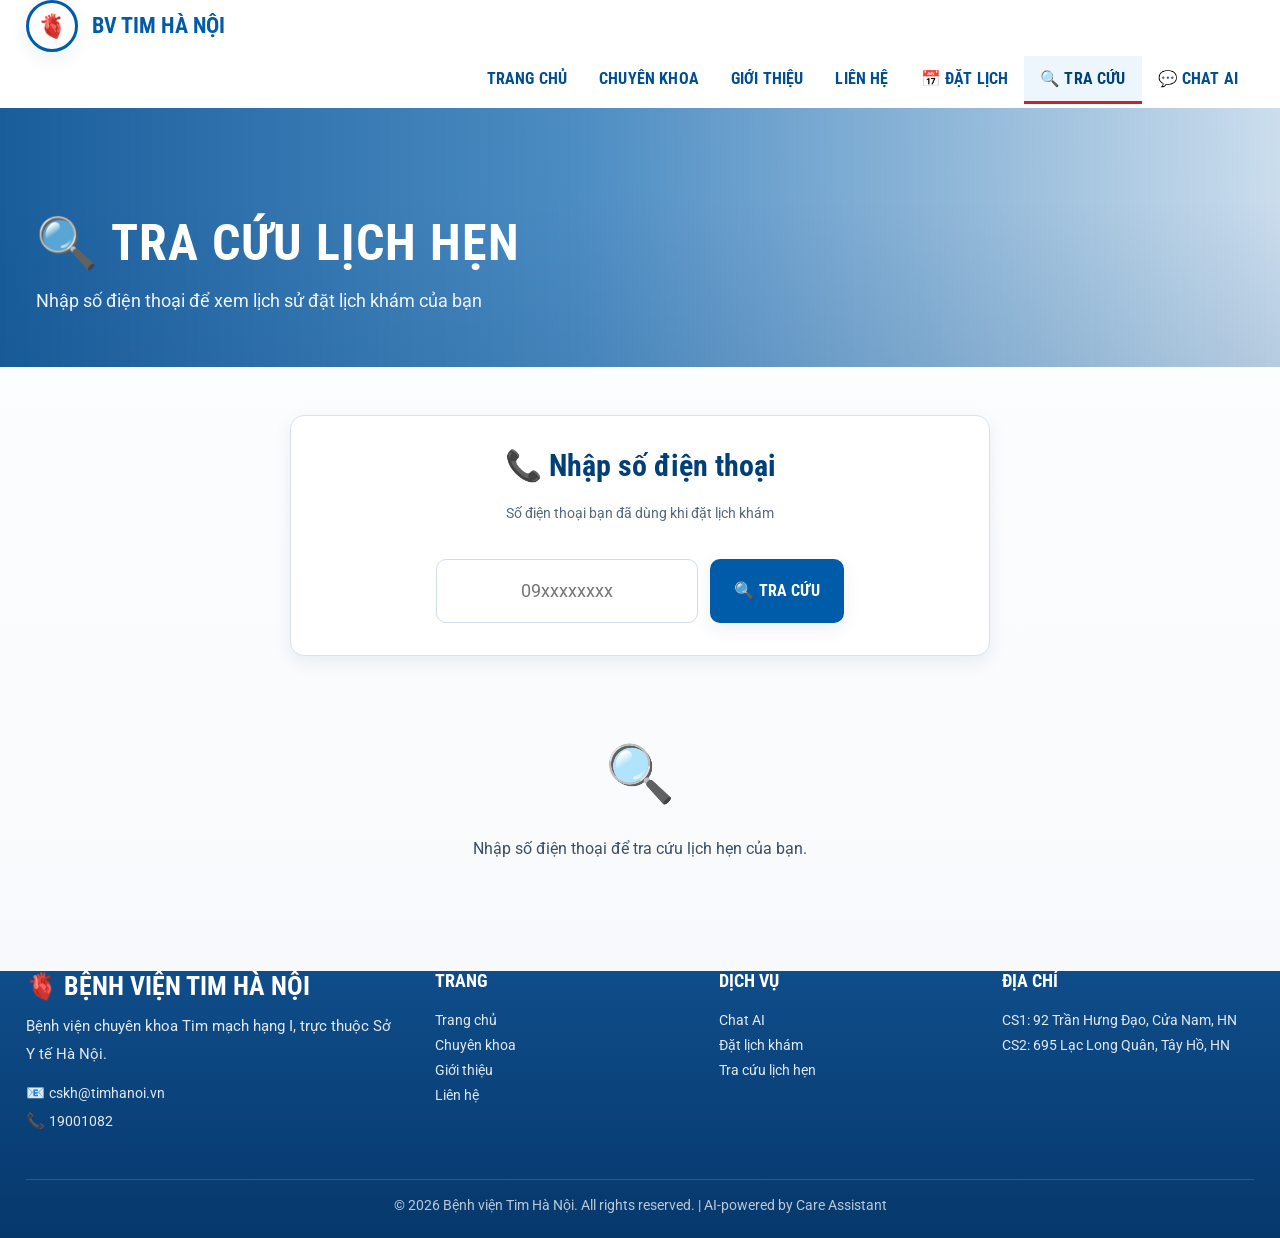
<file: frontend/booking-history.html>
<!DOCTYPE html>
<html lang="vi">
<head>
  <meta charset="UTF-8">
  <meta name="viewport" content="width=device-width, initial-scale=1.0">
  <meta name="description" content="Tra cứu lịch sử đặt lịch khám tại Bệnh viện Tim Hà Nội">
  <title>Tra cứu lịch hẹn — Bệnh viện Tim Hà Nội</title>
  <link rel="stylesheet" href="css/hospital-design.css">
  <link rel="icon" href="data:image/svg+xml,<svg xmlns='http://www.w3.org/2000/svg' viewBox='0 0 100 100'><text y='.9em' font-size='90'>🔍</text></svg>">
  <style>
    .lookup-container {
      max-width: 700px;
      margin: 0 auto;
    }

    .lookup-form {
      background: #fff;
      border-radius: var(--border-radius);
      padding: var(--space-8);
      box-shadow: var(--shadow-sm);
      border: 1px solid var(--gray-200);
      text-align: center;
      margin-bottom: var(--space-8);
    }

    .lookup-form h2 {
      margin-bottom: var(--space-2);
    }

    .lookup-form .form-subtitle {
      color: var(--gray-600);
      margin-bottom: var(--space-6);
      font-size: var(--font-size-sm);
    }

    .lookup-input-group {
      display: flex;
      gap: var(--space-3);
      max-width: 450px;
      margin: 0 auto;
    }

    .lookup-input-group .form-control {
      flex: 1;
      text-align: center;
      font-size: var(--font-size-lg);
      padding: var(--space-4);
    }

    .lookup-input-group .btn {
      padding: var(--space-4) var(--space-6);
      white-space: nowrap;
    }

    @media (max-width: 480px) {
      .lookup-input-group {
        flex-direction: column;
      }
    }

    /* Appointment Cards */
    .appointment-card {
      background: #fff;
      border-radius: var(--border-radius);
      padding: var(--space-5);
      box-shadow: var(--shadow-sm);
      border: 1px solid var(--gray-200);
      margin-bottom: var(--space-4);
      display: flex;
      gap: var(--space-5);
      align-items: flex-start;
      transition: all var(--transition-base);
    }

    .appointment-card:hover {
      box-shadow: var(--shadow-md);
      border-color: var(--primary-200);
    }

    .appointment-status-icon {
      width: 48px;
      height: 48px;
      border-radius: var(--border-radius-sm);
      display: flex;
      align-items: center;
      justify-content: center;
      font-size: 24px;
      flex-shrink: 0;
    }

    .appointment-status-icon.pending { background: var(--warning-bg); }
    .appointment-status-icon.confirmed { background: var(--success-bg); }
    .appointment-status-icon.cancelled { background: var(--danger-bg); }
    .appointment-status-icon.completed { background: var(--info-bg); }

    .appointment-info {
      flex: 1;
    }

    .appointment-info h4 {
      font-size: var(--font-size-md);
      margin-bottom: var(--space-1);
    }

    .appointment-info .appointment-meta {
      font-size: var(--font-size-sm);
      color: var(--gray-600);
      line-height: 1.8;
    }

    .appointment-info .appointment-meta span {
      display: inline-flex;
      align-items: center;
      gap: 4px;
      margin-right: var(--space-4);
    }

    .appointment-status-badge {
      display: inline-block;
      padding: 4px 12px;
      border-radius: 100px;
      font-size: 12px;
      font-weight: 600;
    }

    .appointment-status-badge.pending {
      background: var(--warning-bg);
      color: #856404;
    }

    .appointment-status-badge.confirmed {
      background: var(--success-bg);
      color: #155724;
    }

    .appointment-status-badge.cancelled {
      background: var(--danger-bg);
      color: var(--danger);
    }

    .appointment-status-badge.completed {
      background: var(--info-bg);
      color: var(--primary-600);
    }

    .appointment-actions {
      display: flex;
      gap: var(--space-2);
      margin-top: var(--space-3);
    }

    .empty-state {
      text-align: center;
      padding: var(--space-10);
      color: var(--gray-500);
    }

    .empty-state .empty-icon {
      font-size: 56px;
      margin-bottom: var(--space-4);
    }

    .error-state {
      text-align: center;
      padding: var(--space-8);
      color: var(--danger);
    }

    /* Cancel Modal */
    .modal-overlay {
      display: none;
      position: fixed;
      top: 0; left: 0; right: 0; bottom: 0;
      background: rgba(0,0,0,0.5);
      z-index: 10000;
      align-items: center;
      justify-content: center;
    }

    .modal-overlay.open { display: flex; }

    .modal {
      background: #fff;
      border-radius: var(--border-radius);
      max-width: 450px;
      width: 90%;
      padding: var(--space-6);
      box-shadow: var(--shadow-xl);
    }

    .modal h3 { margin-bottom: var(--space-4); }
    .modal-close {
      float: right;
      background: none;
      border: none;
      font-size: 24px;
      cursor: pointer;
      color: var(--gray-500);
    }
    .modal textarea {
      width: 100%;
      min-height: 80px;
      margin-bottom: var(--space-4);
    }
    .modal .btn-group {
      display: flex;
      gap: var(--space-3);
      justify-content: flex-end;
    }
  </style>
</head>
<body>

  <!-- Header -->
  <header class="header" id="header">
    <div class="container">
      <a href="index.html" class="logo">
        <div class="logo-icon">🫀</div>
        <span>BV Tim Hà Nội</span>
      </a>
      <nav class="nav" id="nav">
        <a href="index.html">Trang chủ</a>
        <a href="departments.html">Chuyên khoa</a>
        <a href="about.html">Giới thiệu</a>
        <a href="contact.html">Liên hệ</a>
        <a href="booking.html">📅 Đặt lịch</a>
        <a href="booking-history.html" class="active">🔍 Tra cứu</a>
        <a href="ai-chat.html">💬 Chat AI</a>
      </nav>
      <button class="mobile-menu-btn" aria-label="Menu">☰</button>
    </div>
  </header>

  <!-- Page Header -->
  <section class="page-header">
    <div class="container">
      <h1>🔍 Tra cứu lịch hẹn</h1>
      <p>Nhập số điện thoại để xem lịch sử đặt lịch khám của bạn</p>
    </div>
  </section>

  <!-- Content -->
  <section class="page-content">
    <div class="container">
      <div class="lookup-container">

        <!-- Lookup Form -->
        <div class="lookup-form">
          <h2>📞 Nhập số điện thoại</h2>
          <p class="form-subtitle">Số điện thoại bạn đã dùng khi đặt lịch khám</p>

          <div class="lookup-input-group">
            <input type="tel" id="lookup-phone" class="form-control" 
                   placeholder="09xxxxxxxx" maxlength="15"
                   autocomplete="tel">
            <button class="btn btn-primary btn-lg" onclick="lookupAppointments()">🔍 Tra cứu</button>
          </div>
          <p id="lookup-error" style="color: var(--danger); font-size: var(--font-size-sm); margin-top: var(--space-3); display: none;">Vui lòng nhập số điện thoại hợp lệ.</p>
        </div>

        <!-- Results -->
        <div id="results-container">
          <div class="empty-state">
            <div class="empty-icon">🔍</div>
            <p>Nhập số điện thoại để tra cứu lịch hẹn của bạn.</p>
          </div>
        </div>

      </div>
    </div>
  </section>

  <!-- Cancel Modal -->
  <div class="modal-overlay" id="cancel-modal">
    <div class="modal">
      <button class="modal-close" onclick="closeCancelModal()">✕</button>
      <h3>❌ Hủy lịch hẹn</h3>
      <p style="color: var(--gray-600); margin-bottom: var(--space-4);">Bạn có chắc muốn hủy lịch hẹn này?</p>
      <label style="font-weight: 600; font-size: var(--font-size-sm);">Lý do hủy (không bắt buộc)</label>
      <textarea id="cancel-reason" class="form-control" placeholder="Nhập lý do hủy..." maxlength="500"></textarea>
      <div class="btn-group">
        <button class="btn btn-secondary" onclick="closeCancelModal()">Quay lại</button>
        <button class="btn btn-danger" id="confirm-cancel-btn" onclick="confirmCancel()">✓ Xác nhận hủy</button>
      </div>
      <input type="hidden" id="cancel-appointment-id">
    </div>
  </div>

  <!-- Footer -->
  <footer class="footer">
    <div class="container">
      <div class="footer-grid">
        <div class="footer-brand">
          <h4>🫀 Bệnh viện Tim Hà Nội</h4>
          <p>Bệnh viện chuyên khoa Tim mạch hạng I, trực thuộc Sở Y tế Hà Nội.</p>
          <p>📧 <a href="mailto:cskh@timhanoi.vn">cskh@timhanoi.vn</a><br>
             📞 <a href="tel:19001082">19001082</a></p>
        </div>
        <div>
          <h4>Trang</h4>
          <p><a href="index.html">Trang chủ</a></p>
          <p><a href="departments.html">Chuyên khoa</a></p>
          <p><a href="about.html">Giới thiệu</a></p>
          <p><a href="contact.html">Liên hệ</a></p>
        </div>
        <div>
          <h4>Dịch vụ</h4>
          <p><a href="ai-chat.html">Chat AI</a></p>
          <p><a href="booking.html">Đặt lịch khám</a></p>
          <p><a href="booking-history.html" class="active">Tra cứu lịch hẹn</a></p>
        </div>
        <div>
          <h4>Địa chỉ</h4>
          <p>CS1: 92 Trần Hưng Đạo, Cửa Nam, HN</p>
          <p>CS2: 695 Lạc Long Quân, Tây Hồ, HN</p>
        </div>
      </div>
      <div class="footer-bottom">
        © 2026 Bệnh viện Tim Hà Nội. All rights reserved. | AI-powered by Care Assistant
      </div>
    </div>
  </footer>

  <script src="js/app.js"></script>
  <script>
    (function() {
      'use strict';

      const API_URL = window.AI_API_URL || 'http://localhost:8001';
      let currentAppointments = [];

      // ========================
      // Lookup
      // ========================
      window.lookupAppointments = async function() {
        const phoneInput = document.getElementById('lookup-phone');
        const phone = phoneInput.value.trim().replace(/\D/g, '');
        const errorEl = document.getElementById('lookup-error');

        if (phone.length < 10) {
          errorEl.style.display = 'block';
          phoneInput.focus();
          return;
        }

        errorEl.style.display = 'none';
        const container = document.getElementById('results-container');
        container.innerHTML = '<div class="empty-state"><div class="empty-icon">⏳</div><p>Đang tra cứu...</p></div>';

        try {
          const response = await fetch(`${API_URL}/api/ai/booking/lookup?phone=${encodeURIComponent(phone)}`);
          const data = await response.json();

          if (data.success && data.appointments && data.appointments.length > 0) {
            currentAppointments = data.appointments;
            renderAppointments(data.appointments);
          } else {
            container.innerHTML = `
              <div class="empty-state">
                <div class="empty-icon">🔍</div>
                <h3 style="margin-bottom: var(--space-2);">Không tìm thấy lịch hẹn</h3>
                <p>Không có lịch hẹn nào với số điện thoại <strong>${escapeHtml(phone)}</strong>.</p>
                <p style="margin-top: var(--space-4);">
                  <a href="booking.html" class="btn btn-primary">📅 Đặt lịch ngay</a>
                </p>
              </div>
            `;
          }
        } catch (error) {
          console.error('Lookup error:', error);
          container.innerHTML = `
            <div class="error-state">
              <div style="font-size: 48px; margin-bottom: var(--space-4);">❌</div>
              <h3 style="margin-bottom: var(--space-2);">Lỗi kết nối</h3>
              <p>Hệ thống đang gặp sự cố. Vui lòng thử lại sau.</p>
            </div>
          `;
        }
      };

      // ========================
      // Render Appointments
      // ========================
      function renderAppointments(appointments) {
        const container = document.getElementById('results-container');

        let html = `<div style="margin-bottom: var(--space-4);">
          <h3>📋 Lịch sử đặt hẹn (${appointments.length})</h3>
        </div>`;

        appointments.forEach(apt => {
          const status = apt.status || 'pending';
          const statusLabels = {
            'pending': 'Chờ xác nhận',
            'confirmed': 'Đã xác nhận',
            'cancelled': 'Đã hủy',
            'completed': 'Đã khám',
            'no_show': 'Không đến'
          };
          const statusLabel = statusLabels[status] || status;

          html += `
            <div class="appointment-card">
              <div class="appointment-status-icon ${status}">
                ${status === 'pending' ? '⏳' : status === 'confirmed' ? '✅' : status === 'cancelled' ? '❌' : status === 'completed' ? '✔️' : '❓'}
              </div>
              <div class="appointment-info">
                <h4>${escapeHtml(apt.patient_name || '—')}</h4>
                <div class="appointment-meta">
                  <span>📅 ${escapeHtml(apt.booking_date || '—')}</span>
                  <span>⏰ ${escapeHtml(apt.booking_time || '—')}</span>
                  <span>🏥 ${escapeHtml(apt.department_id || '—')}</span>
                </div>
                <div>
                  <span class="appointment-status-badge ${status}">${statusLabel}</span>
                </div>
                <div class="appointment-actions">
                  ${status === 'pending' || status === 'confirmed' ? `
                    <button class="btn btn-danger btn-sm" onclick="openCancelModal('${apt.appointment_id}')">❌ Hủy lịch</button>
                  ` : ''}
                  <button class="btn btn-secondary btn-sm" onclick="viewDetail('${apt.appointment_id}')">Xem chi tiết</button>
                </div>
              </div>
            </div>
          `;
        });

        html += `
          <div style="text-align: center; margin-top: var(--space-6);">
            <a href="booking.html" class="btn btn-primary">📅 Đặt lịch mới</a>
          </div>
        `;

        container.innerHTML = html;
      }

      // ========================
      // Cancel Booking
      // ========================
      window.openCancelModal = function(appointmentId) {
        document.getElementById('cancel-appointment-id').value = appointmentId;
        document.getElementById('cancel-reason').value = '';
        document.getElementById('cancel-modal').classList.add('open');
      };

      window.closeCancelModal = function() {
        document.getElementById('cancel-modal').classList.remove('open');
      };

      window.confirmCancel = async function() {
        const appointmentId = document.getElementById('cancel-appointment-id').value;
        const reason = document.getElementById('cancel-reason').value.trim();
        const btn = document.getElementById('confirm-cancel-btn');
        
        btn.disabled = true;
        btn.textContent = '⏳ Đang xử lý...';

        try {
          const response = await fetch(`${API_URL}/api/ai/booking/${appointmentId}/cancel`, {
            method: 'POST',
            headers: { 'Content-Type': 'application/json' },
            body: JSON.stringify({ reason: reason })
          });
          const data = await response.json();

          if (data.success) {
            alert('✅ Đã hủy lịch hẹn thành công!');
            closeCancelModal();
            // Re-run lookup
            window.lookupAppointments();
          } else {
            alert('❌ ' + (data.message || 'Lỗi hủy lịch.'));
          }
        } catch (error) {
          console.error('Cancel error:', error);
          alert('❌ Lỗi kết nối. Vui lòng thử lại.');
        } finally {
          btn.disabled = false;
          btn.textContent = '✓ Xác nhận hủy';
        }
      };

      // ========================
      // View Detail
      // ========================
      window.viewDetail = async function(appointmentId) {
        try {
          const response = await fetch(`${API_URL}/api/ai/booking/${appointmentId}`);
          const data = await response.json();

          if (data.success && data.appointment) {
            const a = data.appointment;
            const statusLabels = {
              'pending': 'Chờ xác nhận',
              'confirmed': 'Đã xác nhận',
              'cancelled': 'Đã hủy',
              'completed': 'Đã khám',
              'no_show': 'Không đến'
            };
            const statusLabel = statusLabels[a.status] || a.status;

            const details = [
              ['🆔 Mã lịch hẹn', a.appointment_id],
              ['👤 Tên bệnh nhân', a.patient_name],
              ['📞 Số điện thoại', a.patient_phone],
              ['📅 Ngày khám', a.booking_date],
              ['⏰ Giờ khám', a.booking_time],
              ['🏥 Khoa', a.department_id],
              ['📋 Trạng thái', statusLabel]
            ];

            let detailHtml = '<dl style="display: grid; grid-template-columns: auto 1fr; gap: var(--space-3) var(--space-4); font-size: 14px;">';
            details.forEach(([label, value]) => {
              detailHtml += `<dt style="font-weight: 600; color: var(--gray-700);">${label}</dt><dd>${escapeHtml(value || '—')}</dd>`;
            });
            detailHtml += '</dl>';

            // Show in a simple alert/confirm for now
            alert(details.map(([l, v]) => `${l}: ${v}`).join('\n'));
          }
        } catch (error) {
          console.error('Detail error:', error);
          alert('❌ Lỗi tải chi tiết.');
        }
      };

      // ========================
      // Enter key support
      // ========================
      document.getElementById('lookup-phone').addEventListener('keydown', (e) => {
        if (e.key === 'Enter') {
          e.preventDefault();
          window.lookupAppointments();
        }
      });

      // Close modal on overlay click
      document.getElementById('cancel-modal').addEventListener('click', (e) => {
        if (e.target === e.currentTarget) closeCancelModal();
      });

      // ========================
      // Utility
      // ========================
      function escapeHtml(text) {
        if (!text) return '';
        const div = document.createElement('div');
        div.textContent = text;
        return div.innerHTML;
      }

    })();
  </script>
</body>
</html>
</file>
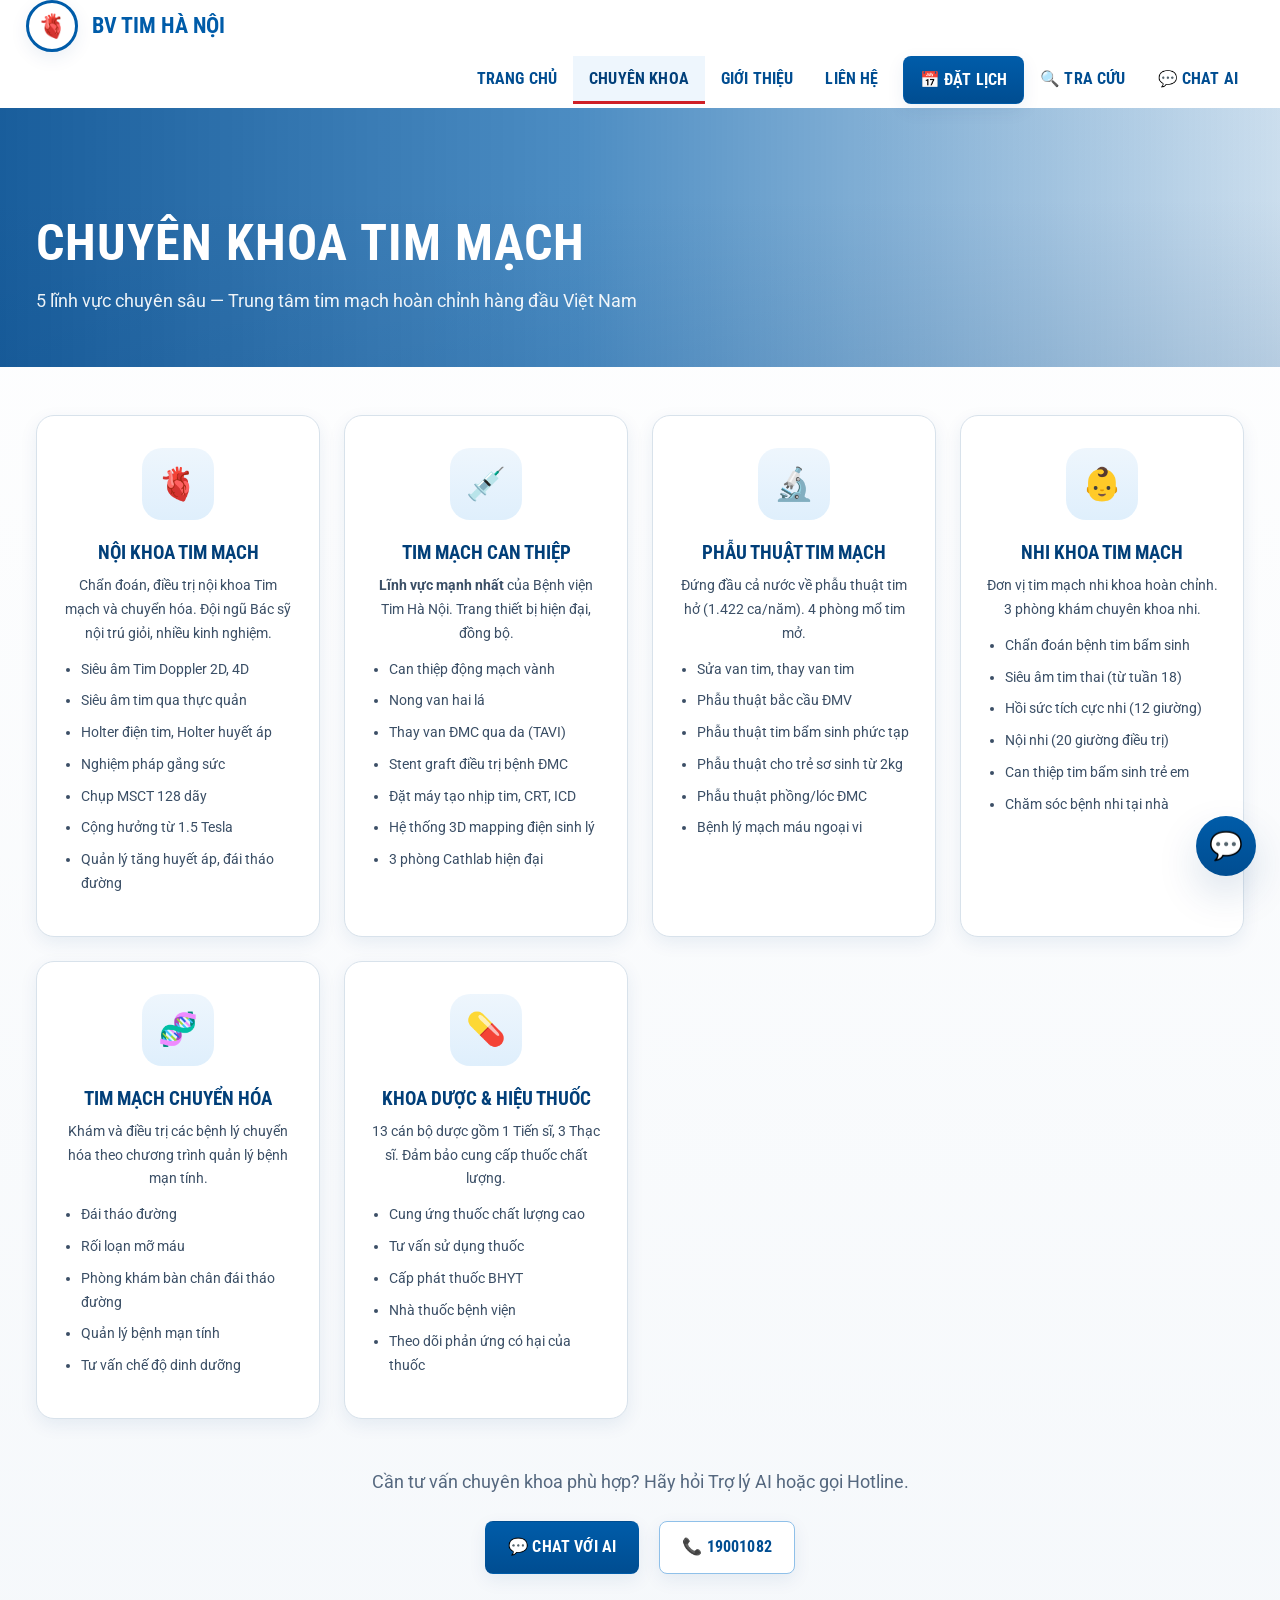
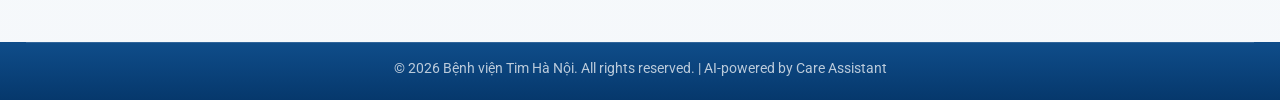
<file: frontend/departments.html>
<!DOCTYPE html>
<html lang="vi">
<head>
  <meta charset="UTF-8">
  <meta name="viewport" content="width=device-width, initial-scale=1.0">
  <meta name="description" content="Các chuyên khoa tim mạch tại Bệnh viện Tim Hà Nội: nội khoa, can thiệp, phẫu thuật, nhi khoa, chuyển hóa.">
  <title>Chuyên khoa — Bệnh viện Tim Hà Nội</title>
  <link rel="stylesheet" href="css/hospital-design.css">
  <link rel="icon" href="data:image/svg+xml,<svg xmlns='http://www.w3.org/2000/svg' viewBox='0 0 100 100'><text y='.9em' font-size='90'>🏥</text></svg>">
</head>
<body>

  <!-- Header -->
  <header class="header" id="header">
    <div class="container">
      <a href="index.html" class="logo">
        <div class="logo-icon">🫀</div>
        <span>BV Tim Hà Nội</span>
      </a>
      <nav class="nav" id="nav">
        <a href="index.html">Trang chủ</a>
        <a href="departments.html" class="active">Chuyên khoa</a>
        <a href="about.html">Giới thiệu</a>
        <a href="contact.html">Liên hệ</a>
        <a href="booking.html" class="nav-cta">📅 Đặt lịch</a>
        <a href="booking-history.html">🔍 Tra cứu</a>
        <a href="ai-chat.html">💬 Chat AI</a>
      </nav>
      <button class="mobile-menu-btn" aria-label="Menu">☰</button>
    </div>
  </header>

  <!-- Page Header -->
  <section class="page-header">
    <div class="container">
      <h1>Chuyên Khoa Tim Mạch</h1>
      <p>5 lĩnh vực chuyên sâu — Trung tâm tim mạch hoàn chỉnh hàng đầu Việt Nam</p>
    </div>
  </section>

  <!-- Departments -->
  <section class="page-content">
    <div class="container">
      <div class="card-grid">

        <div class="card dept-card">
          <div class="card-icon">🫀</div>
          <div class="card-title">Nội khoa Tim mạch</div>
          <div class="card-text">
            <p>Chẩn đoán, điều trị nội khoa Tim mạch và chuyển hóa. Đội ngũ Bác sỹ nội trú giỏi, nhiều kinh nghiệm.</p>
            <ul style="text-align: left; margin-top: 12px;">
              <li>Siêu âm Tim Doppler 2D, 4D</li>
              <li>Siêu âm tim qua thực quản</li>
              <li>Holter điện tim, Holter huyết áp</li>
              <li>Nghiệm pháp gắng sức</li>
              <li>Chụp MSCT 128 dãy</li>
              <li>Cộng hưởng từ 1.5 Tesla</li>
              <li>Quản lý tăng huyết áp, đái tháo đường</li>
            </ul>
          </div>
        </div>

        <div class="card dept-card">
          <div class="card-icon">💉</div>
          <div class="card-title">Tim mạch Can thiệp</div>
          <div class="card-text">
            <p><strong>Lĩnh vực mạnh nhất</strong> của Bệnh viện Tim Hà Nội. Trang thiết bị hiện đại, đồng bộ.</p>
            <ul style="text-align: left; margin-top: 12px;">
              <li>Can thiệp động mạch vành</li>
              <li>Nong van hai lá</li>
              <li>Thay van ĐMC qua da (TAVI)</li>
              <li>Stent graft điều trị bệnh ĐMC</li>
              <li>Đặt máy tạo nhịp tim, CRT, ICD</li>
              <li>Hệ thống 3D mapping điện sinh lý</li>
              <li>3 phòng Cathlab hiện đại</li>
            </ul>
          </div>
        </div>

        <div class="card dept-card">
          <div class="card-icon">🔬</div>
          <div class="card-title">Phẫu thuật Tim mạch</div>
          <div class="card-text">
            <p>Đứng đầu cả nước về phẫu thuật tim hở (1.422 ca/năm). 4 phòng mổ tim mở.</p>
            <ul style="text-align: left; margin-top: 12px;">
              <li>Sửa van tim, thay van tim</li>
              <li>Phẫu thuật bắc cầu ĐMV</li>
              <li>Phẫu thuật tim bẩm sinh phức tạp</li>
              <li>Phẫu thuật cho trẻ sơ sinh từ 2kg</li>
              <li>Phẫu thuật phồng/lóc ĐMC</li>
              <li>Bệnh lý mạch máu ngoại vi</li>
            </ul>
          </div>
        </div>

        <div class="card dept-card">
          <div class="card-icon">👶</div>
          <div class="card-title">Nhi khoa Tim mạch</div>
          <div class="card-text">
            <p>Đơn vị tim mạch nhi khoa hoàn chỉnh. 3 phòng khám chuyên khoa nhi.</p>
            <ul style="text-align: left; margin-top: 12px;">
              <li>Chẩn đoán bệnh tim bẩm sinh</li>
              <li>Siêu âm tim thai (từ tuần 18)</li>
              <li>Hồi sức tích cực nhi (12 giường)</li>
              <li>Nội nhi (20 giường điều trị)</li>
              <li>Can thiệp tim bẩm sinh trẻ em</li>
              <li>Chăm sóc bệnh nhi tại nhà</li>
            </ul>
          </div>
        </div>

        <div class="card dept-card">
          <div class="card-icon">🧬</div>
          <div class="card-title">Tim mạch Chuyển hóa</div>
          <div class="card-text">
            <p>Khám và điều trị các bệnh lý chuyển hóa theo chương trình quản lý bệnh mạn tính.</p>
            <ul style="text-align: left; margin-top: 12px;">
              <li>Đái tháo đường</li>
              <li>Rối loạn mỡ máu</li>
              <li>Phòng khám bàn chân đái tháo đường</li>
              <li>Quản lý bệnh mạn tính</li>
              <li>Tư vấn chế độ dinh dưỡng</li>
            </ul>
          </div>
        </div>

        <div class="card dept-card">
          <div class="card-icon">💊</div>
          <div class="card-title">Khoa Dược & Hiệu thuốc</div>
          <div class="card-text">
            <p>13 cán bộ dược gồm 1 Tiến sĩ, 3 Thạc sĩ. Đảm bảo cung cấp thuốc chất lượng.</p>
            <ul style="text-align: left; margin-top: 12px;">
              <li>Cung ứng thuốc chất lượng cao</li>
              <li>Tư vấn sử dụng thuốc</li>
              <li>Cấp phát thuốc BHYT</li>
              <li>Nhà thuốc bệnh viện</li>
              <li>Theo dõi phản ứng có hại của thuốc</li>
            </ul>
          </div>
        </div>

      </div>

      <!-- CTA -->
      <div style="text-align: center; margin-top: 48px;">
        <p style="font-size: 18px; color: var(--gray-600); margin-bottom: 24px;">
          Cần tư vấn chuyên khoa phù hợp? Hãy hỏi Trợ lý AI hoặc gọi Hotline.
        </p>
        <a href="ai-chat.html" class="btn btn-primary btn-lg">💬 Chat với AI</a>
        <a href="tel:19001082" class="btn btn-secondary btn-lg" style="margin-left: 16px;">📞 19001082</a>
      </div>
    </div>
  </section>

  <!-- Footer -->
  <footer class="footer">
    <div class="container">
      <div class="footer-bottom">
        © 2026 Bệnh viện Tim Hà Nội. All rights reserved. | AI-powered by Care Assistant
      </div>
    </div>
  </footer>

  <script src="js/app.js"></script>
  <script src="js/chat.js"></script>
</body>
</html>
</file>
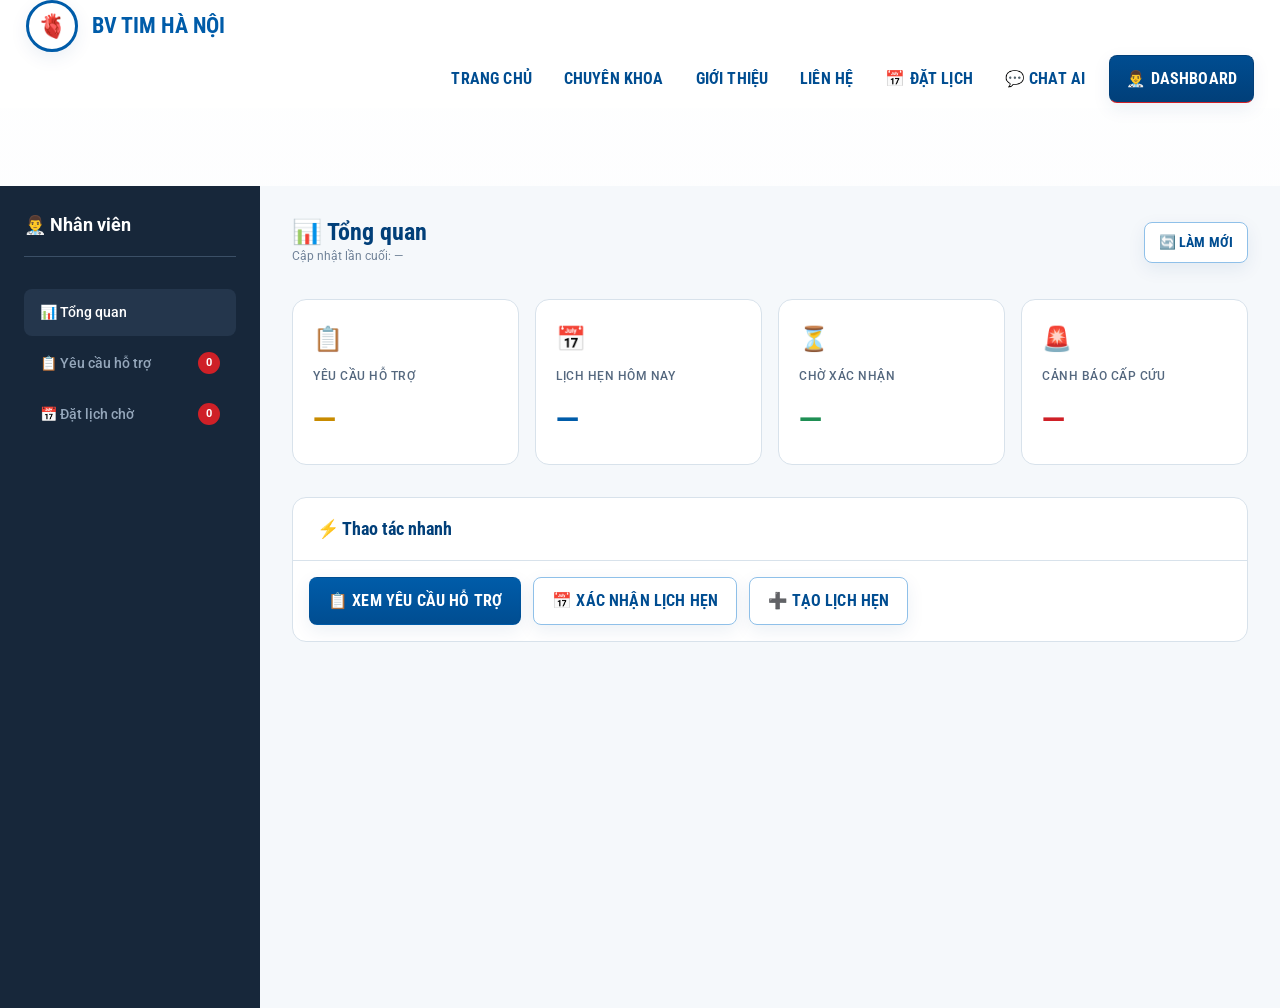
<file: frontend/staff-dashboard.html>
<!DOCTYPE html>
<html lang="vi">
<head>
  <meta charset="UTF-8">
  <meta name="viewport" content="width=device-width, initial-scale=1.0">
  <meta name="description" content="Bảng điều khiển nhân viên — Bệnh viện Tim Hà Nội">
  <title>Bảng điều khiển — Nhân viên | BV Tim Hà Nội</title>
  <link rel="stylesheet" href="css/hospital-design.css">
  <link rel="icon" href="data:image/svg+xml,<svg xmlns='http://www.w3.org/2000/svg' viewBox='0 0 100 100'><text y='.9em' font-size='90'>👨‍⚕️</text></svg>">
  <style>
    /* Dashboard Layout */
    .dashboard-layout {
      display: grid;
      grid-template-columns: 260px 1fr;
      min-height: calc(100vh - var(--header-height));
      margin-top: var(--header-height);
    }

    @media (max-width: 768px) {
      .dashboard-layout {
        grid-template-columns: 1fr;
      }
    }

    /* Sidebar */
    .dash-sidebar {
      background: var(--gray-900);
      color: #fff;
      padding: var(--space-6);
      position: sticky;
      top: var(--header-height);
      height: calc(100vh - var(--header-height));
      overflow-y: auto;
    }

    .dash-sidebar .dash-logo {
      font-size: var(--font-size-lg);
      font-weight: 700;
      color: #fff;
      display: flex;
      align-items: center;
      gap: var(--space-2);
      margin-bottom: var(--space-8);
      padding-bottom: var(--space-4);
      border-bottom: 1px solid var(--gray-700);
    }

    .dash-nav {
      list-style: none;
      padding: 0;
    }

    .dash-nav li {
      margin-bottom: var(--space-1);
    }

    .dash-nav a {
      display: flex;
      align-items: center;
      gap: var(--space-3);
      padding: var(--space-3) var(--space-4);
      border-radius: var(--border-radius-sm);
      color: var(--gray-400);
      font-size: var(--font-size-sm);
      font-weight: 500;
      transition: all var(--transition-fast);
    }

    .dash-nav a:hover,
    .dash-nav a.active {
      background: var(--gray-800);
      color: #fff;
    }

    .dash-nav .badge {
      margin-left: auto;
      background: var(--danger);
      color: #fff;
      padding: 2px 8px;
      border-radius: 100px;
      font-size: 11px;
      font-weight: 700;
    }

    /* Main Content */
    .dash-main {
      padding: var(--space-8);
      background: var(--gray-50);
      overflow-y: auto;
      max-height: calc(100vh - var(--header-height));
    }

    .dash-header {
      display: flex;
      justify-content: space-between;
      align-items: center;
      margin-bottom: var(--space-8);
    }

    .dash-header h1 {
      font-size: var(--font-size-2xl);
    }

    .dash-header .last-update {
      font-size: var(--font-size-xs);
      color: var(--gray-500);
    }

    /* Stats Cards */
    .stats-grid {
      display: grid;
      grid-template-columns: repeat(auto-fit, minmax(200px, 1fr));
      gap: var(--space-4);
      margin-bottom: var(--space-8);
    }

    .stat-card {
      background: #fff;
      border-radius: var(--border-radius);
      padding: var(--space-5);
      border: 1px solid var(--gray-200);
      transition: all var(--transition-base);
    }

    .stat-card:hover {
      box-shadow: var(--shadow-md);
    }

    .stat-card .stat-label {
      font-size: var(--font-size-xs);
      color: var(--gray-600);
      font-weight: 500;
      text-transform: uppercase;
      letter-spacing: 0.5px;
    }

    .stat-card .stat-value {
      font-size: var(--font-size-3xl);
      font-weight: 800;
      color: var(--gray-900);
      margin-top: var(--space-2);
    }

    .stat-card .stat-icon {
      font-size: 24px;
      margin-bottom: var(--space-2);
    }

    .stat-card.emergency .stat-value { color: var(--danger); }
    .stat-card.primary .stat-value { color: var(--primary-500); }
    .stat-card.success .stat-value { color: var(--success); }
    .stat-card.warning .stat-value { color: var(--warning); }

    /* Section */
    .dash-section {
      background: #fff;
      border-radius: var(--border-radius);
      border: 1px solid var(--gray-200);
      margin-bottom: var(--space-6);
      overflow: hidden;
    }

    .dash-section-header {
      padding: var(--space-5) var(--space-6);
      border-bottom: 1px solid var(--gray-200);
      display: flex;
      justify-content: space-between;
      align-items: center;
    }

    .dash-section-header h3 {
      font-size: var(--font-size-lg);
    }

    .dash-section-body {
      padding: var(--space-4);
    }

    /* Table */
    .dash-table {
      width: 100%;
      border-collapse: collapse;
      font-size: var(--font-size-sm);
    }

    .dash-table thead th {
      text-align: left;
      padding: var(--space-3) var(--space-4);
      font-weight: 600;
      color: var(--gray-600);
      font-size: var(--font-size-xs);
      text-transform: uppercase;
      letter-spacing: 0.5px;
      border-bottom: 2px solid var(--gray-200);
      background: var(--gray-50);
    }

    .dash-table tbody td {
      padding: var(--space-3) var(--space-4);
      border-bottom: 1px solid var(--gray-100);
      vertical-align: top;
    }

    .dash-table tbody tr:hover {
      background: var(--gray-50);
    }

    .dash-table tbody tr:last-child td {
      border-bottom: none;
    }

    /* Priority badges */
    .priority-badge {
      display: inline-block;
      padding: 2px 10px;
      border-radius: 100px;
      font-size: 11px;
      font-weight: 700;
      text-transform: uppercase;
      letter-spacing: 0.3px;
    }

    .priority-badge.urgent {
      background: var(--danger-bg);
      color: var(--danger);
    }

    .priority-badge.high {
      background: var(--warning-bg);
      color: #856404;
    }

    .priority-badge.normal {
      background: var(--gray-100);
      color: var(--gray-600);
    }

    .status-badge {
      display: inline-block;
      padding: 2px 10px;
      border-radius: 100px;
      font-size: 11px;
      font-weight: 600;
    }

    .status-badge.pending {
      background: var(--warning-bg);
      color: #856404;
    }

    .status-badge.confirmed {
      background: var(--success-bg);
      color: #155724;
    }

    .status-badge.cancelled {
      background: var(--danger-bg);
      color: var(--danger);
    }

    /* Action buttons */
    .action-btn {
      padding: var(--space-1) var(--space-3);
      border: none;
      border-radius: var(--border-radius-sm);
      font-size: var(--font-size-xs);
      font-weight: 600;
      cursor: pointer;
      transition: all var(--transition-fast);
      font-family: var(--font-family);
    }

    .action-btn.confirm {
      background: var(--success);
      color: #fff;
    }

    .action-btn.confirm:hover {
      background: #22a543;
    }

    .action-btn.view {
      background: var(--primary-50);
      color: var(--primary-500);
    }

    .action-btn.view:hover {
      background: var(--primary-100);
    }

    /* Empty state */
    .empty-state {
      text-align: center;
      padding: var(--space-8);
      color: var(--gray-500);
    }

    .empty-state .empty-icon {
      font-size: 48px;
      margin-bottom: var(--space-4);
    }

    /* Modal */
    .modal-overlay {
      display: none;
      position: fixed;
      top: 0; left: 0; right: 0; bottom: 0;
      background: rgba(0,0,0,0.5);
      z-index: 10000;
      align-items: center;
      justify-content: center;
    }

    .modal-overlay.open {
      display: flex;
    }

    .modal {
      background: #fff;
      border-radius: var(--border-radius);
      max-width: 600px;
      width: 90%;
      max-height: 80vh;
      overflow-y: auto;
      padding: var(--space-6);
      box-shadow: var(--shadow-xl);
    }

    .modal h3 {
      margin-bottom: var(--space-4);
    }

    .modal-close {
      float: right;
      background: none;
      border: none;
      font-size: 24px;
      cursor: pointer;
      color: var(--gray-500);
    }

    /* Responsive */
    @media (max-width: 768px) {
      .dash-sidebar {
        display: none;
      }
      .dash-main {
        padding: var(--space-4);
      }
      .stats-grid {
        grid-template-columns: repeat(2, 1fr);
      }
      .dash-table {
        font-size: var(--font-size-xs);
      }
      .dash-table thead th,
      .dash-table tbody td {
        padding: var(--space-2);
      }
    }
  </style>
</head>
<body>

  <!-- Header -->
  <header class="header" id="header">
    <div class="container">
      <a href="index.html" class="logo">
        <div class="logo-icon">🫀</div>
        <span>BV Tim Hà Nội</span>
      </a>
      <nav class="nav" id="nav">
        <a href="index.html">Trang chủ</a>
        <a href="departments.html">Chuyên khoa</a>
        <a href="about.html">Giới thiệu</a>
        <a href="contact.html">Liên hệ</a>
        <a href="booking.html">📅 Đặt lịch</a>
        <a href="ai-chat.html">💬 Chat AI</a>
        <a href="staff-dashboard.html" class="nav-cta active">👨‍⚕️ Dashboard</a>
      </nav>
      <button class="mobile-menu-btn" aria-label="Menu">☰</button>
    </div>
  </header>

  <!-- Dashboard Layout -->
  <div class="dashboard-layout">
    <!-- Sidebar -->
    <aside class="dash-sidebar">
      <div class="dash-logo">👨‍⚕️ Nhân viên</div>
      <ul class="dash-nav">
        <li><a href="#overview" class="active" data-tab="overview">📊 Tổng quan</a></li>
        <li><a href="#handoffs" data-tab="handoffs">📋 Yêu cầu hỗ trợ <span class="badge" id="handoff-count">0</span></a></li>
        <li><a href="#bookings" data-tab="bookings">📅 Đặt lịch chờ <span class="badge" id="booking-count">0</span></a></li>
      </ul>
    </aside>

    <!-- Main Content -->
    <main class="dash-main" id="dash-main">

      <!-- Overview Tab -->
      <div class="dash-tab" id="tab-overview">
        <div class="dash-header">
          <div>
            <h1>📊 Tổng quan</h1>
            <p class="last-update" id="last-update">Cập nhật lần cuối: —</p>
          </div>
          <button class="btn btn-secondary btn-sm" onclick="refreshDashboard()">🔄 Làm mới</button>
        </div>

        <div class="stats-grid" id="stats-grid">
          <div class="stat-card warning">
            <div class="stat-icon">📋</div>
            <div class="stat-label">Yêu cầu hỗ trợ</div>
            <div class="stat-value" id="stat-handoffs">—</div>
          </div>
          <div class="stat-card primary">
            <div class="stat-icon">📅</div>
            <div class="stat-label">Lịch hẹn hôm nay</div>
            <div class="stat-value" id="stat-today-bookings">—</div>
          </div>
          <div class="stat-card success">
            <div class="stat-icon">⏳</div>
            <div class="stat-label">Chờ xác nhận</div>
            <div class="stat-value" id="stat-pending-bookings">—</div>
          </div>
          <div class="stat-card emergency">
            <div class="stat-icon">🚨</div>
            <div class="stat-label">Cảnh báo cấp cứu</div>
            <div class="stat-value" id="stat-emergencies">—</div>
          </div>
        </div>

        <!-- Quick actions -->
        <div class="dash-section">
          <div class="dash-section-header">
            <h3>⚡ Thao tác nhanh</h3>
          </div>
          <div class="dash-section-body" style="display: flex; gap: var(--space-3); flex-wrap: wrap;">
            <button class="btn btn-primary" onclick="switchTab('handoffs')">📋 Xem yêu cầu hỗ trợ</button>
            <button class="btn btn-secondary" onclick="switchTab('bookings')">📅 Xác nhận lịch hẹn</button>
            <a href="booking.html" class="btn btn-secondary">➕ Tạo lịch hẹn</a>
          </div>
        </div>
      </div>

      <!-- Handoffs Tab -->
      <div class="dash-tab" id="tab-handoffs" style="display: none;">
        <div class="dash-header">
          <div>
            <h1>📋 Yêu cầu hỗ trợ</h1>
            <p>Các yêu cầu từ AI cần nhân viên xử lý</p>
          </div>
          <button class="btn btn-secondary btn-sm" onclick="loadHandoffs()">🔄 Làm mới</button>
        </div>

        <div class="dash-section">
          <div class="dash-section-body" id="handoffs-list">
            <div class="empty-state">
              <div class="empty-icon">📋</div>
              <p>Đang tải dữ liệu...</p>
            </div>
          </div>
        </div>
      </div>

      <!-- Bookings Tab -->
      <div class="dash-tab" id="tab-bookings" style="display: none;">
        <div class="dash-header">
          <div>
            <h1>📅 Đặt lịch chờ xác nhận</h1>
            <p>Xác nhận hoặc từ chối lịch hẹn từ bệnh nhân</p>
          </div>
          <button class="btn btn-secondary btn-sm" onclick="loadBookings()">🔄 Làm mới</button>
        </div>

        <div class="dash-section">
          <div class="dash-section-body" id="bookings-list">
            <div class="empty-state">
              <div class="empty-icon">📅</div>
              <p>Đang tải dữ liệu...</p>
            </div>
          </div>
        </div>
      </div>

    </main>
  </div>

  <!-- Detail Modal -->
  <div class="modal-overlay" id="detail-modal">
    <div class="modal">
      <button class="modal-close" onclick="closeModal()">✕</button>
      <h3 id="modal-title">Chi tiết</h3>
      <div id="modal-body"></div>
    </div>
  </div>

  <script src="js/app.js"></script>
  <script>
    (function() {
      'use strict';

      const API_URL = window.AI_API_URL || 'http://localhost:8001';

      // ========================
      // Tab Switching
      // ========================
      window.switchTab = function(tabName) {
        document.querySelectorAll('.dash-tab').forEach(t => t.style.display = 'none');
        document.getElementById('tab-' + tabName).style.display = 'block';
        document.querySelectorAll('.dash-nav a').forEach(a => a.classList.remove('active'));
        document.querySelector(`.dash-nav a[data-tab="${tabName}"]`).classList.add('active');

        // Load dữ liệu
        if (tabName === 'handoffs') loadHandoffs();
        if (tabName === 'bookings') loadBookings();
      };

      // Tab click
      document.querySelectorAll('.dash-nav a').forEach(link => {
        link.addEventListener('click', (e) => {
          e.preventDefault();
          window.switchTab(link.dataset.tab);
        });
      });

      // ========================
      // Load Dashboard Stats
      // ========================
      async function loadStats() {
        try {
          const response = await fetch(`${API_URL}/api/ai/dashboard/stats`);
          const data = await response.json();

          if (data.success) {
            document.getElementById('stat-handoffs').textContent = data.data.pending_handoffs || 0;
            document.getElementById('stat-today-bookings').textContent = data.data.today_bookings || 0;
            document.getElementById('stat-pending-bookings').textContent = data.data.pending_bookings || 0;
            document.getElementById('stat-emergencies').textContent = data.data.emergency_alerts_24h || 0;
            document.getElementById('handoff-count').textContent = data.data.pending_handoffs || 0;
            document.getElementById('booking-count').textContent = data.data.pending_bookings || 0;
            document.getElementById('last-update').textContent = 'Cập nhật lần cuối: ' + new Date().toLocaleString('vi-VN');
          }
        } catch (error) {
          console.error('Load stats error:', error);
        }
      }

      // ========================
      // Load Handoffs
      // ========================
      window.loadHandoffs = async function() {
        const container = document.getElementById('handoffs-list');
        container.innerHTML = '<div class="empty-state"><div class="empty-icon">📋</div><p>Đang tải dữ liệu...</p></div>';

        try {
          const response = await fetch(`${API_URL}/api/ai/dashboard/handoffs`);
          const data = await response.json();

          if (!data.success || !data.data || data.data.length === 0) {
            container.innerHTML = `
              <div class="empty-state">
                <div class="empty-icon">✅</div>
                <p>Không có yêu cầu hỗ trợ nào đang chờ xử lý.</p>
              </div>
            `;
            return;
          }

          let html = `
            <table class="dash-table">
              <thead>
                <tr>
                  <th>Thời gian</th>
                  <th>Lý do</th>
                  <th>Mức độ</th>
                  <th>Người dùng</th>
                  <th>Nội dung</th>
                  <th>Thao tác</th>
                </tr>
              </thead>
              <tbody>
          `;

          data.data.forEach(ticket => {
            const priority = ticket.priority || 'normal';
            const riskLevel = ticket.risk_level || 'LOW';
            const created = ticket.created_at ? new Date(ticket.created_at).toLocaleString('vi-VN') : '—';

            html += `
              <tr>
                <td style="white-space: nowrap; font-size: 11px;">${created}</td>
                <td>
                  <span class="priority-badge ${priority}">${ticket.reason || '—'}</span>
                </td>
                <td>
                  <span class="priority-badge ${riskLevel === 'HIGH' ? 'urgent' : riskLevel === 'MEDIUM' ? 'high' : 'normal'}">${riskLevel}</span>
                </td>
                <td>${escapeHtml(ticket.patient_name || '—')}<br><small style="color: var(--gray-500);">${escapeHtml(ticket.patient_phone || '')}</small></td>
                <td style="max-width: 200px; overflow: hidden; text-overflow: ellipsis;">
                  <small>${escapeHtml((ticket.user_message || '').substring(0, 100))}</small>
                </td>
                <td>
                  <button class="action-btn view" onclick="showHandoffDetail('${ticket.ticket_id}')">Xem</button>
                </td>
              </tr>
            `;
          });

          html += '</tbody></table>';
          container.innerHTML = html;

        } catch (error) {
          console.error('Load handoffs error:', error);
          container.innerHTML = `
            <div class="empty-state">
              <div class="empty-icon">❌</div>
              <p>Lỗi tải dữ liệu. Vui lòng thử lại.</p>
            </div>
          `;
        }
      };

      // ========================
      // Load Bookings
      // ========================
      window.loadBookings = async function() {
        const container = document.getElementById('bookings-list');
        container.innerHTML = '<div class="empty-state"><div class="empty-icon">📅</div><p>Đang tải dữ liệu...</p></div>';

        try {
          const response = await fetch(`${API_URL}/api/ai/dashboard/bookings`);
          const data = await response.json();

          if (!data.success || !data.data || data.data.length === 0) {
            container.innerHTML = `
              <div class="empty-state">
                <div class="empty-icon">✅</div>
                <p>Không có lịch hẹn nào đang chờ xác nhận.</p>
              </div>
            `;
            return;
          }

          let html = `
            <table class="dash-table">
              <thead>
                <tr>
                  <th>Ngày tạo</th>
                  <th>Bệnh nhân</th>
                  <th>SĐT</th>
                  <th>Khoa</th>
                  <th>Ngày khám</th>
                  <th>Giờ</th>
                  <th>BHYT</th>
                  <th>Thao tác</th>
                </tr>
              </thead>
              <tbody>
          `;

          data.data.forEach(booking => {
            const created = booking.created_at ? new Date(booking.created_at).toLocaleString('vi-VN') : '—';
            html += `
              <tr>
                <td style="white-space: nowrap; font-size: 11px;">${created}</td>
                <td><strong>${escapeHtml(booking.patient_name || '—')}</strong></td>
                <td>${escapeHtml(booking.patient_phone || '—')}</td>
                <td>${escapeHtml(booking.department_name || booking.department_id || '—')}</td>
                <td>${booking.booking_date || '—'}</td>
                <td>${booking.booking_time || '—'}</td>
                <td>${booking.is_bhyt ? '✅' : '—'}</td>
                <td>
                  <button class="action-btn confirm" onclick="confirmBooking('${booking.appointment_id}')">✓ Xác nhận</button>
                  <button class="action-btn view" onclick="showBookingDetail('${booking.appointment_id}')">Xem</button>
                </td>
              </tr>
            `;
          });

          html += '</tbody></table>';
          container.innerHTML = html;

        } catch (error) {
          console.error('Load bookings error:', error);
          container.innerHTML = `
            <div class="empty-state">
              <div class="empty-icon">❌</div>
              <p>Lỗi tải dữ liệu. Vui lòng thử lại.</p>
            </div>
          `;
        }
      };

      // ========================
      // Confirm Booking
      // ========================
      window.confirmBooking = async function(appointmentId) {
        if (!confirm('Xác nhận lịch hẹn này?')) return;

        try {
          const response = await fetch(`${API_URL}/api/ai/dashboard/bookings/${appointmentId}/confirm`, {
            method: 'POST'
          });
          const data = await response.json();

          if (data.success) {
            alert('✅ Đã xác nhận lịch hẹn!');
            loadBookings();
            loadStats();
          } else {
            alert('❌ ' + (data.message || 'Lỗi xác nhận.'));
          }
        } catch (error) {
          console.error('Confirm booking error:', error);
          alert('❌ Lỗi kết nối. Vui lòng thử lại.');
        }
      };

      // ========================
      // Show Handoff Detail Modal
      // ========================
      window.showHandoffDetail = async function(ticketId) {
        try {
          const response = await fetch(`${API_URL}/api/ai/dashboard/handoffs/${ticketId}`);
          const data = await response.json();

          let bodyHtml = '<p style="color: var(--gray-500);">Không có thông tin chi tiết.</p>';

          if (data.success && data.data) {
            const t = data.data;
            bodyHtml = `
              <dl style="display: grid; grid-template-columns: auto 1fr; gap: var(--space-3) var(--space-4); font-size: 14px;">
                <dt style="font-weight: 600; color: var(--gray-700);">Mã ticket</dt>
                <dd>${escapeHtml(t.ticket_id || '—')}</dd>
                <dt style="font-weight: 600; color: var(--gray-700);">Lý do</dt>
                <dd>${escapeHtml(t.reason_description || t.reason || '—')}</dd>
                <dt style="font-weight: 600; color: var(--gray-700);">Mức độ</dt>
                <dd><span class="priority-badge ${(t.risk_level || 'LOW') === 'HIGH' ? 'urgent' : ((t.risk_level || 'LOW') === 'MEDIUM' ? 'high' : 'normal')}">${t.risk_level || 'LOW'}</span></dd>
                <dt style="font-weight: 600; color: var(--gray-700);">Tên bệnh nhân</dt>
                <dd>${escapeHtml(t.patient_name || '—')}</dd>
                <dt style="font-weight: 600; color: var(--gray-700);">SĐT</dt>
                <dd>${escapeHtml(t.patient_phone || '—')}</dd>
                <dt style="font-weight: 600; color: var(--gray-700);">Tin nhắn</dt>
                <dd style="background: var(--gray-50); padding: var(--space-3); border-radius: var(--border-radius-sm);">${escapeHtml(t.user_message || '—')}</dd>
                <dt style="font-weight: 600; color: var(--gray-700);">Phản hồi AI</dt>
                <dd style="background: var(--gray-50); padding: var(--space-3); border-radius: var(--border-radius-sm);">${escapeHtml(t.ai_response || '—')}</dd>
                <dt style="font-weight: 600; color: var(--gray-700);">Ghi chú</dt>
                <dd>${escapeHtml(t.notes || '—')}</dd>
                <dt style="font-weight: 600; color: var(--gray-700);">Thời gian</dt>
                <dd>${t.created_at ? new Date(t.created_at).toLocaleString('vi-VN') : '—'}</dd>
              </dl>
            `;
          }

          document.getElementById('modal-title').textContent = '📋 Chi tiết yêu cầu hỗ trợ';
          document.getElementById('modal-body').innerHTML = bodyHtml;
          document.getElementById('detail-modal').classList.add('open');

        } catch (error) {
          console.error('Load detail error:', error);
          alert('❌ Lỗi tải chi tiết.');
        }
      };

      // ========================
      // Show Booking Detail Modal
      // ========================
      window.showBookingDetail = async function(appointmentId) {
        try {
          const response = await fetch(`${API_URL}/api/ai/booking/${appointmentId}`);
          const data = await response.json();

          let bodyHtml = '<p style="color: var(--gray-500);">Không có thông tin chi tiết.</p>';

          if (data.success && data.appointment) {
            const a = data.appointment;
            bodyHtml = `
              <dl style="display: grid; grid-template-columns: auto 1fr; gap: var(--space-3) var(--space-4); font-size: 14px;">
                <dt style="font-weight: 600; color: var(--gray-700);">Mã lịch hẹn</dt>
                <dd>${escapeHtml(a.appointment_id || '—')}</dd>
                <dt style="font-weight: 600; color: var(--gray-700);">Tên bệnh nhân</dt>
                <dd>${escapeHtml(a.patient_name || '—')}</dd>
                <dt style="font-weight: 600; color: var(--gray-700);">SĐT</dt>
                <dd>${escapeHtml(a.patient_phone || '—')}</dd>
                <dt style="font-weight: 600; color: var(--gray-700);">Ngày khám</dt>
                <dd>${escapeHtml(a.booking_date || '—')}</dd>
                <dt style="font-weight: 600; color: var(--gray-700);">Giờ khám</dt>
                <dd>${escapeHtml(a.booking_time || '—')}</dd>
                <dt style="font-weight: 600; color: var(--gray-700);">Khoa</dt>
                <dd>${escapeHtml(a.department_id || '—')}</dd>
                <dt style="font-weight: 600; color: var(--gray-700);">Trạng thái</dt>
                <dd><span class="status-badge ${a.status || 'pending'}">${a.status || 'pending'}</span></dd>
              </dl>
            `;
          }

          document.getElementById('modal-title').textContent = '📅 Chi tiết lịch hẹn';
          document.getElementById('modal-body').innerHTML = bodyHtml;
          document.getElementById('detail-modal').classList.add('open');

        } catch (error) {
          console.error('Load detail error:', error);
          alert('❌ Lỗi tải chi tiết.');
        }
      };

      // ========================
      // Modal
      // ========================
      window.closeModal = function() {
        document.getElementById('detail-modal').classList.remove('open');
      };

      // Close modal on overlay click
      document.getElementById('detail-modal').addEventListener('click', (e) => {
        if (e.target === e.currentTarget) closeModal();
      });

      // ========================
      // Refresh
      // ========================
      window.refreshDashboard = function() {
        loadStats();
      };

      // ========================
      // Utility
      // ========================
      function escapeHtml(text) {
        if (!text) return '';
        const div = document.createElement('div');
        div.textContent = text;
        return div.innerHTML;
      }

      // ========================
      // Auto-refresh (30s)
      // ========================
      setInterval(loadStats, 30000);

      // ========================
      // Init
      // ========================
      loadStats();

    })();
  </script>
</body>
</html>
</file>
<file: frontend/css/hospital-design.css>
/*
 * Hospital Design System
 * Rebuilt to follow the visual language of the official Hanoi Heart Hospital website.
 * Existing class names are preserved where possible so current pages keep working.
 */

@import url('https://fonts.googleapis.com/css2?family=Roboto:wght@400;500;700;900&family=Roboto+Condensed:wght@400;700&display=swap');

:root {
  /* Official-site inspired palette */
  --primary-50: #eef6fd;
  --primary-100: #d9ebfa;
  --primary-200: #b8d9f3;
  --primary-300: #8fc0e9;
  --primary-400: #4f9ed9;
  --primary-500: #005ca9;
  --primary-600: #004d91;
  --primary-700: #013f79;
  --primary-800: #06325f;
  --primary-900: #082541;

  --secondary-50: #eefbff;
  --secondary-100: #d5f4fc;
  --secondary-200: #aee8f8;
  --secondary-300: #79d7ef;
  --secondary-400: #47c5e8;
  --secondary-500: #2cb7e8;
  --secondary-600: #1496c3;
  --secondary-700: #11759a;
  --secondary-800: #105e7a;
  --secondary-900: #114d64;

  --accent-50: #fff7db;
  --accent-100: #fff0b4;
  --accent-200: #ffe678;
  --accent-300: #ffdc45;
  --accent-400: #ffd11f;
  --accent-500: #f0bd00;

  --gray-50: #f5f8fb;
  --gray-100: #eaf0f5;
  --gray-200: #d8e2eb;
  --gray-300: #c1cfdd;
  --gray-400: #95a7bb;
  --gray-500: #708298;
  --gray-600: #55687f;
  --gray-700: #3b4f66;
  --gray-800: #24364c;
  --gray-900: #17273a;

  --success: #1f8f54;
  --success-bg: #e7f6ed;
  --warning: #c88b00;
  --warning-bg: #fff5d8;
  --danger: #cf2027;
  --danger-bg: #fee9ea;
  --info: var(--primary-500);
  --info-bg: var(--primary-50);

  --emergency: var(--danger);
  --emergency-bg: #fde6e8;

  --font-family: 'Roboto', Arial, sans-serif;
  --font-family-heading: 'Roboto Condensed', 'Roboto', Arial, sans-serif;

  --font-size-xs: 0.75rem;
  --font-size-sm: 0.875rem;
  --font-size-md: 1rem;
  --font-size-lg: 1.125rem;
  --font-size-xl: 1.25rem;
  --font-size-2xl: 1.5rem;
  --font-size-3xl: 1.875rem;
  --font-size-4xl: 2.25rem;
  --font-size-5xl: 3rem;

  --space-1: 0.25rem;
  --space-2: 0.5rem;
  --space-3: 0.75rem;
  --space-4: 1rem;
  --space-5: 1.25rem;
  --space-6: 1.5rem;
  --space-8: 2rem;
  --space-10: 2.5rem;
  --space-12: 3rem;
  --space-16: 4rem;
  --space-20: 5rem;

  --max-width: 1240px;
  --header-height: 78px;
  --border-radius-sm: 8px;
  --border-radius: 14px;
  --border-radius-lg: 18px;
  --border-radius-xl: 24px;

  --shadow-sm: 0 6px 18px rgba(0, 61, 122, 0.08);
  --shadow-md: 0 10px 28px rgba(0, 61, 122, 0.12);
  --shadow-lg: 0 18px 42px rgba(0, 61, 122, 0.15);
  --shadow-xl: 0 24px 56px rgba(0, 61, 122, 0.18);

  --transition-fast: 150ms ease;
  --transition-base: 220ms ease;
  --transition-slow: 360ms ease;
}

/* Reset */
*, *::before, *::after {
  box-sizing: border-box;
  margin: 0;
  padding: 0;
}

html {
  font-size: 16px;
  scroll-behavior: smooth;
  -webkit-text-size-adjust: 100%;
}

body {
  font-family: var(--font-family);
  font-size: var(--font-size-md);
  line-height: 1.65;
  color: var(--gray-900);
  background: linear-gradient(180deg, #ffffff 0, #f5f8fb 100%);
  -webkit-font-smoothing: antialiased;
  -moz-osx-font-smoothing: grayscale;
  overflow-x: hidden;
}

a {
  color: var(--primary-500);
  text-decoration: none;
  transition: color var(--transition-fast), background-color var(--transition-fast), border-color var(--transition-fast), box-shadow var(--transition-fast), transform var(--transition-fast);
}

a:hover {
  color: var(--primary-700);
}

img {
  display: block;
  max-width: 100%;
  height: auto;
}

button,
input,
select,
textarea {
  font: inherit;
}

button {
  cursor: pointer;
}

/* Typography */
h1, h2, h3, h4, h5, h6 {
  font-family: var(--font-family-heading);
  color: var(--primary-700);
  line-height: 1.2;
}

h1 { font-size: var(--font-size-4xl); }
h2 { font-size: var(--font-size-3xl); }
h3 { font-size: var(--font-size-2xl); }
h4 { font-size: var(--font-size-xl); }

p {
  color: var(--gray-700);
}

.text-primary { color: var(--primary-500); }
.text-secondary { color: var(--secondary-600); }
.text-muted { color: var(--gray-600); }
.text-center { text-align: center; }
.text-sm { font-size: var(--font-size-sm); }

/* Layout */
.container {
  width: 100%;
  max-width: var(--max-width);
  margin: 0 auto;
  padding: 0 var(--space-4);
}

.section {
  padding: var(--space-12) 0;
}

.page-content {
  padding: var(--space-12) 0;
}

.section-title {
  margin-bottom: var(--space-8);
  text-align: center;
}

.section-title h2 {
  display: inline-flex;
  align-items: center;
  gap: 10px;
  margin-bottom: var(--space-3);
  text-transform: uppercase;
  letter-spacing: 0.01em;
}

.section-title h2::before {
  content: '';
  width: 5px;
  height: 24px;
  border-radius: 999px;
  background: var(--danger);
}

.section-title p {
  max-width: 720px;
  margin: 0 auto;
  font-size: var(--font-size-lg);
  color: var(--gray-600);
}

/* Header */
.header {
  position: sticky;
  top: 0;
  left: 0;
  right: 0;
  z-index: 1000;
  background: #fff;
  border-bottom: 1px solid var(--gray-200);
  box-shadow: 0 2px 12px rgba(0, 50, 108, 0.04);
}

.header.scrolled {
  box-shadow: 0 10px 24px rgba(0, 50, 108, 0.12);
}

.header .container {
  min-height: var(--header-height);
  display: flex;
  align-items: center;
  justify-content: space-between;
  gap: var(--space-5);
}

.logo {
  display: inline-flex;
  align-items: center;
  gap: var(--space-3);
  min-width: 0;
}

.logo:hover {
  color: var(--primary-500);
}

.logo-icon {
  width: 52px;
  height: 52px;
  border-radius: 999px;
  border: 3px solid var(--primary-500);
  background: #fff;
  color: var(--danger);
  display: inline-flex;
  align-items: center;
  justify-content: center;
  box-shadow: var(--shadow-sm);
  font-size: 1.45rem;
  flex-shrink: 0;
}

.logo span {
  display: block;
  color: var(--primary-500);
  font-family: var(--font-family-heading);
  font-size: 1.35rem;
  font-weight: 700;
  line-height: 1.15;
  text-transform: uppercase;
}

/* Nav */
.nav {
  display: flex;
  align-items: stretch;
  justify-content: flex-end;
  gap: 0;
  flex: 1;
}

.nav a {
  display: inline-flex;
  align-items: center;
  justify-content: center;
  min-height: 48px;
  padding: 0 16px;
  color: var(--primary-600);
  font-family: var(--font-family-heading);
  font-size: 0.98rem;
  font-weight: 700;
  text-transform: uppercase;
  letter-spacing: 0.01em;
  border-bottom: 3px solid transparent;
}

.nav a:hover,
.nav a.active {
  color: var(--primary-700);
  background: var(--primary-50);
  border-bottom-color: var(--danger);
}

.nav-cta {
  margin-left: var(--space-2);
  border: 1px solid var(--primary-500);
  border-bottom-width: 1px !important;
  border-radius: var(--border-radius-sm);
  background: linear-gradient(180deg, var(--primary-500), var(--primary-600)) !important;
  color: #fff !important;
  box-shadow: var(--shadow-sm);
}

.nav-cta:hover,
.nav-cta.active {
  background: linear-gradient(180deg, var(--primary-600), var(--primary-700)) !important;
  color: #fff !important;
  border-color: var(--primary-700);
  transform: translateY(-1px);
}

.mobile-menu-btn {
  display: none;
  width: 44px;
  height: 44px;
  border: 1px solid var(--gray-300);
  border-radius: 10px;
  background: #fff;
  color: var(--primary-600);
  font-size: 1.3rem;
  box-shadow: var(--shadow-sm);
}

.mobile-menu-btn:hover {
  background: var(--primary-50);
}

/* Buttons */
.btn {
  display: inline-flex;
  align-items: center;
  justify-content: center;
  gap: var(--space-2);
  min-height: 42px;
  padding: 10px 18px;
  border: 1px solid transparent;
  border-radius: var(--border-radius-sm);
  font-family: var(--font-family-heading);
  font-size: 0.98rem;
  font-weight: 700;
  text-transform: uppercase;
  letter-spacing: 0.01em;
  cursor: pointer;
  box-shadow: var(--shadow-sm);
}

.btn:active {
  transform: translateY(1px);
}

.btn-primary {
  background: linear-gradient(180deg, var(--primary-500), var(--primary-600));
  color: #fff;
}

.btn-primary:hover {
  background: linear-gradient(180deg, var(--primary-600), var(--primary-700));
  color: #fff;
  box-shadow: var(--shadow-md);
}

.btn-secondary {
  background: #fff;
  border-color: var(--primary-300);
  color: var(--primary-600);
}

.btn-secondary:hover {
  background: var(--primary-50);
  color: var(--primary-700);
  border-color: var(--primary-500);
}

.btn-danger {
  background: linear-gradient(180deg, #e43a40, var(--danger));
  color: #fff;
}

.btn-danger:hover {
  background: linear-gradient(180deg, #cf2027, #b0131a);
  color: #fff;
}

.btn-lg {
  min-height: 48px;
  padding: 12px 22px;
  font-size: 1.02rem;
}

.btn-sm {
  min-height: 36px;
  padding: 8px 14px;
  font-size: 0.85rem;
}

.btn-icon {
  width: 42px;
  min-width: 42px;
  padding: 0;
  border-radius: 50%;
}

/* Page header */
.page-header {
  position: relative;
  padding: calc(var(--header-height) + 28px) 0 52px;
  background:
    linear-gradient(90deg, rgba(0, 76, 145, 0.9), rgba(0, 92, 169, 0.7) 45%, rgba(0, 92, 169, 0.2)),
    url('https://benhvientimhanoi.vn/images/slider/slide-2.jpg') center center / cover no-repeat;
  overflow: hidden;
}

.page-header::after {
  content: '';
  position: absolute;
  inset: 0;
  background: linear-gradient(180deg, rgba(255, 255, 255, 0) 35%, rgba(0, 57, 116, 0.1));
}

.page-header .container {
  position: relative;
  z-index: 1;
}

.page-header h1 {
  margin-bottom: var(--space-3);
  color: #fff;
  font-size: clamp(2rem, 4vw, 3.1rem);
  text-transform: uppercase;
  letter-spacing: 0.02em;
}

.page-header p {
  max-width: 760px;
  color: rgba(255, 255, 255, 0.92);
  font-size: var(--font-size-lg);
}

/* Hero */
.hero {
  position: relative;
  min-height: calc(100vh - var(--header-height));
  display: flex;
  align-items: center;
  padding: calc(var(--header-height) + 24px) 0 48px;
  background:
    linear-gradient(90deg, rgba(0, 76, 145, 0.9), rgba(0, 92, 169, 0.72) 45%, rgba(0, 92, 169, 0.12)),
    url('https://benhvientimhanoi.vn/images/slider/slide-3.jpg') center center / cover no-repeat;
  overflow: hidden;
}

.hero::before {
  content: '';
  position: absolute;
  inset: 0;
  background: linear-gradient(180deg, rgba(255,255,255,0) 55%, rgba(255,255,255,0.08));
}

.hero::after {
  content: '';
  position: absolute;
  right: -80px;
  bottom: -80px;
  width: 280px;
  height: 280px;
  border-radius: 50%;
  background: radial-gradient(circle, rgba(255, 239, 97, 0.18), transparent 70%);
}

.hero .container {
  position: relative;
  z-index: 1;
}

.hero-content {
  max-width: 620px;
  color: #fff;
}

.hero-badge {
  display: inline-flex;
  align-items: center;
  gap: 8px;
  padding: 8px 14px;
  margin-bottom: var(--space-5);
  border-radius: 999px;
  background: rgba(255, 255, 255, 0.14);
  border: 1px solid rgba(255, 255, 255, 0.24);
  color: #fff;
  font-family: var(--font-family-heading);
  font-size: 0.84rem;
  font-weight: 700;
  text-transform: uppercase;
}

.hero h1 {
  margin-bottom: var(--space-5);
  font-size: clamp(2.4rem, 5vw, 4.2rem);
  color: #fff;
  text-transform: uppercase;
}

.hero h1 .gradient-text {
  color: #fff;
}

.hero p {
  margin-bottom: var(--space-8);
  color: rgba(255, 255, 255, 0.9);
  font-size: var(--font-size-lg);
}

.hero-actions {
  display: flex;
  gap: var(--space-3);
  flex-wrap: wrap;
}

.hero-stats {
  display: grid;
  grid-template-columns: repeat(4, minmax(0, 1fr));
  gap: var(--space-4);
  margin-top: var(--space-10);
}

.hero-stat {
  padding: var(--space-4);
  border-radius: var(--border-radius);
  background: rgba(255, 255, 255, 0.1);
  border: 1px solid rgba(255, 255, 255, 0.16);
  text-align: center;
}

.hero-stat-number {
  color: #fff;
  font-family: var(--font-family-heading);
  font-size: 2rem;
  font-weight: 700;
}

.hero-stat-label {
  color: rgba(255, 255, 255, 0.88);
  font-size: var(--font-size-sm);
}

/* Cards */
.card {
  background: #fff;
  border: 1px solid var(--gray-200);
  border-radius: var(--border-radius-lg);
  padding: var(--space-6);
  box-shadow: var(--shadow-sm);
  transition: transform var(--transition-base), box-shadow var(--transition-base), border-color var(--transition-base);
}

.card:hover {
  transform: translateY(-3px);
  box-shadow: var(--shadow-md);
  border-color: var(--primary-200);
}

.card-icon {
  width: 58px;
  height: 58px;
  border-radius: 16px;
  background: linear-gradient(180deg, var(--primary-50), #dfeffc);
  color: var(--primary-600);
  display: inline-flex;
  align-items: center;
  justify-content: center;
  font-size: 1.7rem;
  margin-bottom: var(--space-4);
}

.card-title {
  margin-bottom: var(--space-2);
  color: var(--primary-700);
  font-family: var(--font-family-heading);
  font-size: 1.2rem;
  font-weight: 700;
  text-transform: uppercase;
  line-height: 1.35;
}

.card-text {
  color: var(--gray-700);
  font-size: var(--font-size-sm);
  line-height: 1.7;
}

.card-text p + p {
  margin-top: var(--space-3);
}

.card-grid {
  display: grid;
  grid-template-columns: repeat(auto-fit, minmax(260px, 1fr));
  gap: var(--space-6);
}

.dept-card {
  padding: var(--space-8) var(--space-6);
  text-align: center;
}

.dept-card .card-icon {
  width: 72px;
  height: 72px;
  margin: 0 auto var(--space-5);
  border-radius: 20px;
  font-size: 2rem;
}

.dept-card ul,
.card-text ul {
  margin-top: var(--space-3);
  padding-left: 20px;
  color: var(--gray-700);
}

.dept-card li,
.card-text li {
  margin-bottom: var(--space-2);
}

/* Banner/info sections */
.features {
  background: transparent;
}

.info-banner {
  background: linear-gradient(180deg, var(--primary-500), var(--primary-700));
  color: #fff;
  padding: var(--space-12) 0;
  box-shadow: var(--shadow-md);
}

.info-banner h2,
.info-banner h3,
.info-banner h4,
.info-banner p {
  color: #fff;
}

.info-grid {
  display: grid;
  grid-template-columns: repeat(auto-fit, minmax(240px, 1fr));
  gap: var(--space-5);
  margin-top: var(--space-8);
}

.info-item {
  display: flex;
  align-items: flex-start;
  gap: var(--space-4);
  padding: var(--space-5);
  border-radius: var(--border-radius);
  background: rgba(255, 255, 255, 0.1);
  border: 1px solid rgba(255, 255, 255, 0.14);
}

.info-item-icon {
  width: 48px;
  height: 48px;
  border-radius: 14px;
  background: rgba(255, 255, 255, 0.16);
  display: inline-flex;
  align-items: center;
  justify-content: center;
  font-size: 1.4rem;
  flex-shrink: 0;
}

.info-item-title {
  margin-bottom: 4px;
  font-family: var(--font-family-heading);
  font-size: 1rem;
  font-weight: 700;
  text-transform: uppercase;
}

.info-item-text {
  color: rgba(255, 255, 255, 0.92);
  font-size: var(--font-size-sm);
  line-height: 1.65;
}

/* Contact / details */
.contact-item {
  display: flex;
  align-items: flex-start;
  gap: var(--space-4);
  padding: var(--space-4);
  border-radius: var(--border-radius);
  background: linear-gradient(180deg, #fcfdff, var(--gray-50));
  border: 1px solid var(--gray-200);
}

.contact-icon {
  width: 46px;
  height: 46px;
  border-radius: 14px;
  background: linear-gradient(180deg, var(--primary-50), #dbeefa);
  color: var(--primary-600);
  display: inline-flex;
  align-items: center;
  justify-content: center;
  font-size: 1.35rem;
  flex-shrink: 0;
}

/* Footer */
.footer {
  background: linear-gradient(180deg, #0e4e8e 0%, #06376b 100%);
  color: rgba(255, 255, 255, 0.88);
  padding: var(--space-12) 0 var(--space-6);
}

.footer-grid {
  display: grid;
  grid-template-columns: 1.5fr 1fr 1fr 1fr;
  gap: var(--space-8);
  margin-bottom: var(--space-8);
}

.footer h4 {
  margin-bottom: var(--space-4);
  color: #fff;
  font-family: var(--font-family-heading);
  font-size: 1.1rem;
  text-transform: uppercase;
}

.footer p,
.footer a {
  color: rgba(255, 255, 255, 0.88);
  font-size: var(--font-size-sm);
  line-height: 1.8;
}

.footer a:hover {
  color: #fff5a2;
}

.footer-brand p {
  margin-bottom: var(--space-3);
}

.footer-bottom {
  padding-top: var(--space-6);
  border-top: 1px solid rgba(255, 255, 255, 0.15);
  text-align: center;
  color: rgba(255, 255, 255, 0.72);
  font-size: var(--font-size-xs);
}

/* Floating appointment widget */
.appointment-floating {
  position: fixed;
  right: 24px;
  bottom: 100px;
  z-index: 9998;
  display: flex;
  flex-direction: column;
  align-items: flex-end;
  pointer-events: auto;
  overflow: visible;
}

.appointment-fab {
  width: 58px;
  height: 58px;
  border: none;
  border-radius: 50%;
  background: linear-gradient(180deg, var(--primary-500), var(--primary-600));
  color: #fff;
  display: inline-flex;
  align-items: center;
  justify-content: center;
  font-size: 1.5rem;
  box-shadow: var(--shadow-lg);
  cursor: pointer;
}

.appointment-fab:hover {
  transform: scale(1.04);
}

.appointment-popup {
  position: absolute;
  right: 0;
  bottom: 70px;
  width: min(300px, calc(100vw - 32px));
  display: none;
  padding: 16px;
  border-radius: 20px;
  background: #fff;
  border: 1px solid var(--gray-200);
  box-shadow: var(--shadow-lg);
}

.appointment-floating.is-open .appointment-popup {
  display: block;
}

.appointment-popup::after {
  content: '';
  position: absolute;
  right: 18px;
  bottom: -8px;
  width: 16px;
  height: 16px;
  background: #fff;
  transform: rotate(45deg);
  border-right: 1px solid var(--gray-200);
  border-bottom: 1px solid var(--gray-200);
}

.appointment-popup__title {
  margin-bottom: 8px;
  font-weight: 800;
  color: var(--gray-900);
}

.appointment-popup p {
  margin: 0 0 12px;
  color: var(--gray-600);
  font-size: 0.95rem;
  line-height: 1.5;
}

.appointment-popup__actions {
  display: flex;
  flex-direction: column;
  gap: 8px;
}

.appointment-popup__link {
  display: inline-flex;
  align-items: center;
  justify-content: center;
  min-height: 42px;
  padding: 10px 12px;
  border-radius: 999px;
  font-weight: 700;
  text-decoration: none;
}

.appointment-popup__link--primary {
  background: linear-gradient(180deg, var(--primary-500), var(--primary-600));
  color: #fff;
}

.appointment-popup__link--secondary {
  background: var(--gray-50);
  color: var(--primary-600);
  border: 1px solid var(--gray-200);
}

@media (max-width: 768px) {
  .appointment-floating {
    right: 16px;
    bottom: 92px;
  }

  .appointment-popup {
    width: min(280px, calc(100vw - 24px));
  }
}

/* Chat widget */
.chat-widget-trigger {
  position: fixed !important;
  right: 24px !important;
  bottom: 24px !important;
  left: auto !important;
  top: auto !important;
  transform: none !important;
  z-index: 999999;
  width: 60px;
  height: 60px;
  border: none;
  border-radius: 50%;
  background: linear-gradient(180deg, var(--primary-500), var(--primary-600));
  color: #fff;
  display: flex;
  align-items: center;
  justify-content: center;
  font-size: 1.7rem;
  box-shadow: var(--shadow-lg);
  animation: chatPulse 2.8s ease-in-out infinite;
}

.chat-widget-trigger:hover {
  transform: scale(1.06);
}

.chat-widget-trigger.active {
  animation: none;
}

@keyframes chatPulse {
  0%, 100% { box-shadow: 0 10px 28px rgba(0, 92, 169, 0.28); }
  50% { box-shadow: 0 12px 34px rgba(0, 92, 169, 0.42), 0 0 0 10px rgba(0, 92, 169, 0.1); }
}

/* Zalo Mini App widget */
.zalo-widget-trigger {
  position: fixed !important;
  right: 24px !important;
  bottom: 100px !important; /* Above Chat AI */
  left: auto !important;
  top: auto !important;
  transform: none !important;
  z-index: 999999;
  width: 60px;
  height: 60px;
  border: none;
  border-radius: 50%;
  background: #0068ff;
  color: #fff;
  display: flex;
  align-items: center;
  justify-content: center;
  font-size: 16px;
  font-weight: 800;
  font-family: Arial, sans-serif;
  letter-spacing: 0.5px;
  box-shadow: var(--shadow-lg);
  animation: zaloPulse 2.8s ease-in-out infinite;
  cursor: pointer;
  transition: transform 0.3s ease;
}

.zalo-widget-trigger:hover {
  transform: scale(1.06);
}

@keyframes zaloPulse {
  0%, 100% { box-shadow: 0 10px 28px rgba(0, 104, 255, 0.28); }
  50% { box-shadow: 0 12px 34px rgba(0, 104, 255, 0.42), 0 0 0 10px rgba(0, 104, 255, 0.1); }
}

/* Status dot pulse (used in floating widget header) */
@keyframes sp {
  0%, 100% { opacity: 1; }
  50% { opacity: 0.4; }
}

.chat-panel {
  position: fixed;
  right: 22px;
  bottom: 94px;
  z-index: 9998;
  width: 390px;
  max-height: 620px;
  display: flex;
  flex-direction: column;
  overflow: hidden;
  border-radius: 18px;
  background: #fff;
  border: 1px solid var(--gray-200);
  box-shadow: var(--shadow-xl);
  transform: translateY(14px) scale(0.96);
  opacity: 0;
  pointer-events: none;
  transition: transform var(--transition-base), opacity var(--transition-base);
}

.chat-panel.open {
  transform: translateY(0) scale(1);
  opacity: 1;
  pointer-events: auto;
}

.chat-header {
  display: flex;
  align-items: center;
  gap: var(--space-3);
  padding: 14px 18px;
  background: linear-gradient(180deg, var(--primary-500), var(--primary-700));
  color: #fff;
}

.chat-header-avatar {
  width: 42px;
  height: 42px;
  border-radius: 50%;
  background: rgba(255, 255, 255, 0.16);
  display: inline-flex;
  align-items: center;
  justify-content: center;
  font-size: 1.2rem;
  flex-shrink: 0;
}

.chat-header-info h4 {
  color: #fff;
  font-family: var(--font-family-heading);
  font-size: 1rem;
}

.chat-header-info p {
  color: rgba(255, 255, 255, 0.85);
  font-size: var(--font-size-xs);
}

.chat-close {
  margin-left: auto;
  width: 32px;
  height: 32px;
  border: none;
  border-radius: 50%;
  background: rgba(255, 255, 255, 0.16);
  color: #fff;
  display: inline-flex;
  align-items: center;
  justify-content: center;
}

.chat-close:hover {
  background: rgba(255, 255, 255, 0.24);
}

.chat-disclaimer {
  padding: 10px 14px;
  background: var(--warning-bg);
  border-bottom: 1px solid #f0dda1;
  color: var(--gray-700);
  font-size: var(--font-size-xs);
  text-align: center;
}

.chat-messages {
  flex: 1;
  min-height: 320px;
  padding: 16px;
  display: flex;
  flex-direction: column;
  gap: 12px;
  overflow-y: auto;
  background: linear-gradient(180deg, #fbfdff, #f2f7fc);
}

.chat-message {
  display: flex;
  gap: 8px;
  max-width: 88%;
  animation: messageSlideIn 0.28s ease;
}

@keyframes messageSlideIn {
  from { opacity: 0; transform: translateY(8px); }
  to { opacity: 1; transform: translateY(0); }
}

.chat-message.bot {
  align-self: flex-start;
}

.chat-message.user {
  align-self: flex-end;
  flex-direction: row-reverse;
}

.chat-message-avatar {
  width: 32px;
  height: 32px;
  border-radius: 50%;
  display: inline-flex;
  align-items: center;
  justify-content: center;
  font-size: 0.95rem;
  flex-shrink: 0;
}

.chat-message.bot .chat-message-avatar {
  background: var(--primary-100);
  color: var(--primary-700);
}

.chat-message.user .chat-message-avatar {
  background: var(--gray-200);
}

.chat-bubble {
  padding: 12px 14px;
  border-radius: 14px;
  font-size: var(--font-size-sm);
  line-height: 1.65;
  word-break: break-word;
}

.chat-message.bot .chat-bubble {
  background: #fff;
  border: 1px solid var(--gray-200);
  border-bottom-left-radius: 6px;
}

.chat-message.user .chat-bubble {
  background: linear-gradient(180deg, var(--primary-500), var(--primary-700));
  color: #fff;
  border-bottom-right-radius: 6px;
}

.chat-bubble.warning {
  background: var(--warning-bg);
  border-left: 4px solid var(--warning);
  color: var(--gray-800);
}

.chat-bubble.emergency {
  background: var(--emergency-bg) !important;
  border: 2px solid var(--danger) !important;
  color: var(--gray-900) !important;
}

.chat-bubble.emergency::before {
  content: '🚨';
  display: block;
  margin-bottom: 6px;
  font-size: 1.25rem;
}

.typing-indicator {
  display: inline-flex;
  align-items: center;
  gap: 6px;
  padding: 12px 14px;
  background: #fff;
  border: 1px solid var(--gray-200);
  border-radius: 14px;
}

.typing-dot {
  width: 8px;
  height: 8px;
  border-radius: 50%;
  background: var(--gray-400);
  animation: typingBounce 1.4s infinite ease-in-out;
}

.typing-dot:nth-child(2) { animation-delay: 0.2s; }
.typing-dot:nth-child(3) { animation-delay: 0.4s; }

@keyframes typingBounce {
  0%, 60%, 100% { transform: translateY(0); background: var(--gray-400); }
  30% { transform: translateY(-5px); background: var(--primary-400); }
}

.quick-replies {
  display: flex;
  gap: 8px;
  flex-wrap: wrap;
  padding: 12px 14px;
  border-top: 1px solid var(--gray-200);
  background: #fff;
}

.quick-reply {
  padding: 8px 12px;
  border: 1px solid var(--primary-200);
  border-radius: 999px;
  background: var(--primary-50);
  color: var(--primary-600);
  font-size: var(--font-size-xs);
  font-weight: 700;
}

.quick-reply:hover {
  background: var(--primary-100);
  border-color: var(--primary-400);
}

.chat-input-area {
  display: flex;
  align-items: center;
  gap: 10px;
  padding: 12px 14px;
  border-top: 1px solid var(--gray-200);
  background: #fff;
}

.chat-input {
  flex: 1;
  min-height: 42px;
  padding: 0 14px;
  border: 1px solid var(--gray-300);
  border-radius: 999px;
  background: #fff;
  color: var(--gray-900);
  outline: none;
}

.chat-input:focus {
  border-color: var(--primary-400);
  box-shadow: 0 0 0 3px rgba(0, 92, 169, 0.1);
}

.chat-send {
  width: 42px;
  height: 42px;
  border: none;
  border-radius: 50%;
  background: linear-gradient(180deg, var(--primary-500), var(--primary-700));
  color: #fff;
  display: inline-flex;
  align-items: center;
  justify-content: center;
  font-size: 1rem;
}

.chat-send:hover {
  box-shadow: var(--shadow-md);
}

.chat-send:disabled {
  opacity: 0.6;
  cursor: not-allowed;
}

.chat-full {
  margin-top: var(--header-height);
  min-height: calc(100vh - var(--header-height));
  display: flex;
  flex-direction: column;
  background: var(--gray-50);
}

.chat-full .chat-header {
  border-radius: 0;
}

.chat-full .chat-messages {
  min-height: calc(100vh - 300px);
  padding: 20px;
}

.chat-full .chat-message {
  max-width: 72%;
}

.chat-full .chat-input-area {
  padding: 16px 20px;
}

/* Markdown in chat bubbles */
.chat-bubble strong,
.chat-bubble b {
  font-weight: 700;
}

.chat-bubble em,
.chat-bubble i {
  font-style: italic;
}

.chat-bubble ul,
.chat-bubble ol {
  margin: 8px 0;
  padding-left: 18px;
}

.chat-bubble li {
  margin-bottom: 4px;
}

.chat-bubble a {
  color: var(--primary-600);
  text-decoration: underline;
}

.chat-message.user .chat-bubble a {
  color: rgba(255,255,255,0.95);
}

.chat-bubble p {
  margin-bottom: 8px;
}

.chat-bubble p:last-child {
  margin-bottom: 0;
}

/* Utilities */
.hidden { display: none !important; }
.flex { display: flex; }
.items-center { align-items: center; }
.gap-2 { gap: var(--space-2); }
.gap-4 { gap: var(--space-4); }
.mt-4 { margin-top: var(--space-4); }
.mb-4 { margin-bottom: var(--space-4); }
.mb-8 { margin-bottom: var(--space-8); }

/* Responsive */
@media (max-width: 960px) {
  .nav {
    gap: 0;
  }

  .nav a {
    padding: 0 12px;
    font-size: 0.92rem;
  }

  .hero-stats {
    grid-template-columns: repeat(2, minmax(0, 1fr));
  }

  .footer-grid {
    grid-template-columns: repeat(2, minmax(0, 1fr));
  }
}

@media (max-width: 768px) {
  .mobile-menu-btn {
    display: inline-flex;
    align-items: center;
    justify-content: center;
  }

  .header .container {
    position: relative;
    min-height: 74px;
  }

  .logo span {
    font-size: 1.05rem;
  }

  .nav {
    display: none;
    position: absolute;
    top: calc(100% + 8px);
    left: var(--space-4);
    right: var(--space-4);
    flex-direction: column;
    align-items: stretch;
    background: #fff;
    border: 1px solid var(--gray-200);
    border-radius: 14px;
    box-shadow: var(--shadow-lg);
    overflow: hidden;
  }

  .nav.mobile-open {
    display: flex;
  }

  .nav a {
    justify-content: flex-start;
    min-height: 46px;
    padding: 0 16px;
    border-bottom: 1px solid var(--gray-100);
    border-left: 4px solid transparent;
    border-right: none;
  }

  .nav a:last-child {
    border-bottom: none;
  }

  .nav a:hover,
  .nav a.active {
    border-left-color: var(--danger);
    border-bottom-color: var(--gray-100);
  }

  .nav-cta {
    margin: 10px;
    justify-content: center !important;
    border-left: none !important;
  }

  .hero,
  .page-header {
    padding-top: calc(var(--header-height) + 24px);
  }

  .hero h1 {
    font-size: 2.2rem;
  }

  .hero p,
  .page-header p {
    font-size: 1rem;
  }

  .chat-panel {
    width: calc(100vw - 16px);
    right: 8px;
    bottom: 80px;
    max-height: calc(100vh - 96px);
  }

  .chat-full .chat-message {
    max-width: 90%;
  }

  .section,
  .page-content {
    padding: var(--space-10) 0;
  }

  .section-title {
    margin-bottom: var(--space-6);
  }

  .section-title p {
    font-size: 1rem;
  }
}

@media (max-width: 560px) {
  .container {
    padding: 0 14px;
  }

  .hero-actions {
    flex-direction: column;
  }

  .hero-actions .btn {
    width: 100%;
  }

  .hero-stats,
  .card-grid,
  .info-grid,
  .footer-grid {
    grid-template-columns: 1fr;
  }

  .card,
  .dept-card {
    padding: var(--space-5);
  }

  .page-header h1 {
    font-size: 1.85rem;
  }

  .quick-replies {
    flex-wrap: nowrap;
    overflow-x: auto;
  }
}


/* GLOBAL LAYOUT STYLES FROM INDEX.HTML */

    :root {
      --site-blue: #005ca9;
      --site-blue-dark: #01478f;
      --site-blue-soft: #1b76c8;
      --site-cyan: #2cb7e8;
      --site-red: #df2027;
      --site-yellow: #ffef61;
      --site-bg: #f3f7fb;
      --site-border: #d7e3ef;
      --site-text: #1f2d3d;
      --site-muted: #63778e;
      --site-shadow: 0 10px 24px rgba(0, 60, 120, 0.08);
      --site-shadow-lg: 0 18px 40px rgba(0, 60, 120, 0.12);
    }

    body.homepage-rebuild {
      font-family: 'Roboto', Arial, sans-serif;
      color: var(--site-text);
      background: #ffffff;
    }

    .skip-link {
      position: absolute;
      left: 16px;
      top: -48px;
      z-index: 3000;
      padding: 10px 14px;
      background: var(--site-blue);
      color: #fff;
      border-radius: 8px;
      font-weight: 700;
    }

    .skip-link:focus {
      top: 12px;
      color: #fff;
    }

    .header {
      position: sticky;
      top: 0;
      z-index: 1000;
      height: auto;
      background: #fff;
      border-bottom: none;
      box-shadow: none;
    }

    .header.scrolled {
      box-shadow: 0 8px 20px rgba(0, 52, 107, 0.14);
    }

    .header .container {
      display: block;
      height: auto;
      max-width: 1260px;
      padding: 0 16px;
    }

    .top-utility {
      display: flex;
      align-items: center;
      justify-content: space-between;
      gap: 16px;
      padding: 10px 0 8px;
      border-bottom: 1px solid var(--site-border);
      color: var(--site-muted);
      font-size: 0.88rem;
    }

    .top-utility strong {
      color: var(--site-blue);
      font-weight: 700;
    }

    .utility-right {
      display: flex;
      align-items: center;
      gap: 14px;
      flex-wrap: wrap;
    }

    .utility-right a {
      color: var(--site-muted);
      font-weight: 500;
    }

    .brand-row {
      display: flex;
      align-items: center;
      justify-content: space-between;
      gap: 18px;
      padding: 16px 0 14px;
    }

    .logo {
      display: flex;
      align-items: center;
      gap: 14px;
      color: var(--site-blue);
    }

    .logo img {
      width: 118px;
      height: auto;
      object-fit: contain;
    }

    .logo-copy {
      display: flex;
      flex-direction: column;
      gap: 4px;
    }

    .logo-copy strong {
      font-family: 'Roboto Condensed', sans-serif;
      font-size: 2rem;
      font-weight: 700;
      line-height: 1;
      color: var(--site-blue);
      text-transform: uppercase;
    }

    .logo-copy span {
      font-size: 1rem;
      font-weight: 700;
      color: var(--site-red);
      text-transform: uppercase;
      letter-spacing: 0.01em;
    }

    .contact-strip {
      display: flex;
      align-items: center;
      gap: 14px;
      flex-wrap: wrap;
      justify-content: flex-end;
    }

    .contact-chip {
      display: flex;
      align-items: center;
      gap: 12px;
      min-width: 210px;
      padding: 10px 14px;
      background: linear-gradient(180deg, #f4fbff, #ebf5fd);
      border: 1px solid var(--site-border);
      border-radius: 14px;
      box-shadow: var(--site-shadow);
    }

    .contact-chip-icon {
      width: 40px;
      height: 40px;
      border-radius: 50%;
      background: var(--site-blue);
      color: #fff;
      display: inline-flex;
      align-items: center;
      justify-content: center;
      font-size: 1.1rem;
      flex-shrink: 0;
    }

    .contact-chip small {
      display: block;
      font-size: 0.74rem;
      color: var(--site-muted);
      text-transform: uppercase;
    }

    .contact-chip strong,
    .contact-chip a {
      color: var(--site-blue);
      font-size: 1rem;
      font-weight: 900;
    }

    .main-nav-wrap {
      background: linear-gradient(180deg, var(--site-blue) 0%, var(--site-blue-dark) 100%);
      border-radius: 10px 10px 0 0;
      box-shadow: var(--site-shadow);
    }

    .nav {
      display: flex;
      align-items: center;
      gap: 0;
      position: relative;
      min-height: 56px;
      flex-wrap: nowrap;
    }

    .nav-item {
      position: relative;
      list-style: none;
      flex: 1 1 auto;
    }

    .nav-item > a {
      display: flex;
      align-items: center;
      justify-content: center;
      min-height: 56px;
      padding: 14px 16px;
      color: #fff;
      font-family: 'Roboto Condensed', sans-serif;
      font-size: 1rem;
      font-weight: 700;
      text-transform: uppercase;
      border-right: 1px solid rgba(255, 255, 255, 0.15);
      border-radius: 0;
    }

    .nav-item:last-child > a {
      border-right: none;
    }

    .nav-item > a:hover,
    .nav-item > a.active,
    .nav-item:hover > a {
      color: #fff;
      background: rgba(255, 255, 255, 0.1);
    }

    .nav-item:first-child > a {
      border-top-left-radius: 10px;
    }

    .nav-item:last-child > a {
      border-top-right-radius: 10px;
    }

    .dropdown {
      position: absolute;
      top: 100%;
      left: 0;
      min-width: 260px;
      padding: 8px 0;
      margin: 0;
      background: #fff;
      border: 1px solid var(--site-border);
      box-shadow: var(--site-shadow-lg);
      display: none;
      z-index: 1002;
    }

    .dropdown li {
      list-style: none;
    }

    .dropdown a {
      display: block;
      padding: 10px 16px;
      color: var(--site-text);
      font-size: 0.94rem;
      line-height: 1.45;
    }

    .dropdown a:hover {
      background: #eff7ff;
      color: var(--site-blue);
    }

    .nav-item:hover .dropdown {
      display: block;
    }

    .mobile-menu-btn {
      display: none;
      position: absolute;
      right: 16px;
      top: 90px;
      z-index: 1003;
      background: #fff;
      border: 1px solid var(--site-border);
      color: var(--site-blue);
      border-radius: 10px;
      box-shadow: var(--site-shadow);
    }

    .page-shell {
      background:
        linear-gradient(180deg, #ffffff 0, #ffffff 320px, var(--site-bg) 320px, var(--site-bg) 100%);
    }

    .homepage-main {
      padding: 18px 0 0;
    }

    .homepage-main .container {
      max-width: 1260px;
      padding: 0 16px;
    }

    .hero-layout {
      display: grid;
      grid-template-columns: 168px minmax(0, 1fr) 168px;
      gap: 18px;
      align-items: stretch;
      margin-bottom: 18px;
    }

    .side-promo {
      border-radius: 16px;
      overflow: hidden;
      box-shadow: var(--site-shadow-lg);
      background: #d8eff8;
      min-height: 620px;
    }

    .side-promo img {
      width: 100%;
      height: 100%;
      object-fit: cover;
      object-position: center top;
    }

    .hero-center {
      display: grid;
      grid-template-rows: auto auto;
      gap: 18px;
    }

    .hero-stage {
      position: relative;
      min-height: 390px;
      border-radius: 18px;
      overflow: hidden;
      box-shadow: var(--site-shadow-lg);
      background:
        linear-gradient(90deg, rgba(0, 73, 144, 0.88), rgba(0, 92, 169, 0.64) 42%, rgba(0, 92, 169, 0.08)),
        url('https://benhvientimhanoi.vn/images/slider/slide-3.jpg') center center / cover no-repeat;
    }

    .hero-stage::after {
      content: '';
      position: absolute;
      inset: 0;
      background: linear-gradient(180deg, rgba(255, 255, 255, 0) 55%, rgba(0, 49, 102, 0.1));
    }

    .hero-overlay {
      position: absolute;
      inset: 0;
      z-index: 1;
      display: flex;
      align-items: center;
      justify-content: space-between;
      padding: 40px 34px;
      gap: 24px;
    }

    .hero-copy {
      max-width: 470px;
      color: #fff;
    }

    .hero-kicker {
      display: inline-block;
      margin-bottom: 14px;
      padding: 8px 14px;
      background: rgba(255, 255, 255, 0.18);
      border: 1px solid rgba(255, 255, 255, 0.28);
      border-radius: 999px;
      font-size: 0.84rem;
      font-weight: 700;
      text-transform: uppercase;
      letter-spacing: 0.05em;
    }

    .hero-copy h1 {
      margin: 0 0 14px;
      font-family: 'Roboto Condensed', sans-serif;
      font-size: 3rem;
      line-height: 1.05;
      text-transform: uppercase;
      color: #fff;
    }

    .hero-copy p {
      margin: 0 0 20px;
      font-size: 1.02rem;
      line-height: 1.7;
      color: rgba(255, 255, 255, 0.92);
    }

    .hero-actions {
      display: flex;
      gap: 12px;
      flex-wrap: wrap;
    }

    .hero-btn {
      display: inline-flex;
      align-items: center;
      justify-content: center;
      min-height: 46px;
      padding: 0 22px;
      border-radius: 999px;
      font-weight: 700;
      box-shadow: var(--site-shadow);
    }

    .hero-btn.primary {
      background: #fff;
      color: var(--site-blue);
    }

    .hero-btn.secondary {
      background: rgba(255, 255, 255, 0.15);
      border: 1px solid rgba(255, 255, 255, 0.24);
      color: #fff;
    }

    .hero-booking-card {
      width: 320px;
      padding: 24px 24px 22px;
      border-radius: 18px;
      background: rgba(255, 255, 255, 0.96);
      box-shadow: var(--site-shadow-lg);
      color: var(--site-text);
    }

    .hero-booking-card h2 {
      margin: 0 0 8px;
      font-family: 'Roboto Condensed', sans-serif;
      font-size: 1.8rem;
      line-height: 1.08;
      color: var(--site-blue);
      text-transform: uppercase;
    }

    .hero-booking-card p {
      margin: 0 0 14px;
      color: var(--site-muted);
      line-height: 1.55;
    }

    .hero-booking-card strong {
      display: block;
      margin-bottom: 16px;
      color: var(--site-red);
      font-size: 1.55rem;
      font-weight: 900;
    }

    .hero-booking-card a {
      display: inline-flex;
      align-items: center;
      justify-content: center;
      width: 100%;
      min-height: 44px;
      background: var(--site-blue);
      color: #fff;
      border-radius: 10px;
      font-weight: 700;
      text-transform: uppercase;
    }

    .shortcut-grid {
      display: grid;
      grid-template-columns: repeat(4, minmax(0, 1fr));
      gap: 14px;
    }

    .shortcut-card {
      display: flex;
      align-items: center;
      gap: 12px;
      padding: 18px 16px;
      background: #fff;
      border: 1px solid var(--site-border);
      border-radius: 14px;
      box-shadow: var(--site-shadow);
      min-height: 92px;
    }

    .shortcut-icon {
      width: 48px;
      height: 48px;
      border-radius: 14px;
      background: linear-gradient(180deg, #edf7ff, #dceeff);
      color: var(--site-blue);
      display: inline-flex;
      align-items: center;
      justify-content: center;
      font-size: 1.2rem;
      flex-shrink: 0;
    }

    .shortcut-card strong {
      display: block;
      margin-bottom: 4px;
      color: var(--site-blue);
      font-size: 1rem;
      line-height: 1.35;
    }

    .shortcut-card span {
      color: var(--site-muted);
      font-size: 0.9rem;
      line-height: 1.5;
    }

    .section-box {
      margin-bottom: 18px;
      background: #fff;
      border: 1px solid var(--site-border);
      border-radius: 18px;
      box-shadow: var(--site-shadow);
      overflow: hidden;
    }

    .section-header {
      display: flex;
      align-items: center;
      justify-content: space-between;
      gap: 12px;
      padding: 18px 22px;
      background: linear-gradient(180deg, #f8fbfe, #edf5fc);
      border-bottom: 1px solid var(--site-border);
    }

    .section-title {
      display: flex;
      align-items: center;
      gap: 10px;
      margin: 0;
      color: var(--site-blue);
      font-family: 'Roboto Condensed', sans-serif;
      font-size: 1.55rem;
      font-weight: 700;
      text-transform: uppercase;
    }

    .section-title::before {
      content: '';
      width: 5px;
      height: 22px;
      border-radius: 999px;
      background: var(--site-red);
    }

    .section-link {
      color: var(--site-blue);
      font-weight: 700;
      text-transform: uppercase;
      font-size: 0.84rem;
    }

    .search-grid {
      display: grid;
      grid-template-columns: 1.05fr 0.95fr 0.78fr;
      gap: 18px;
      padding: 22px;
      background: #fff;
    }

    .lookup-panel {
      padding: 20px;
      background: linear-gradient(180deg, #fbfdff, #f2f8fe);
      border: 1px solid var(--site-border);
      border-radius: 16px;
    }

    .lookup-panel h3,
    .results-card h3 {
      margin: 0 0 14px;
      font-family: 'Roboto Condensed', sans-serif;
      font-size: 1.22rem;
      color: var(--site-blue);
      text-transform: uppercase;
    }

    .lookup-form {
      display: grid;
      gap: 10px;
    }

    .lookup-form input,
    .lookup-form select {
      width: 100%;
      min-height: 44px;
      padding: 0 14px;
      border: 1px solid #cfdceb;
      border-radius: 10px;
      background: #fff;
      color: var(--site-text);
      font: inherit;
    }

    .lookup-form button {
      min-height: 44px;
      border: none;
      border-radius: 10px;
      background: var(--site-blue);
      color: #fff;
      font-weight: 700;
      text-transform: uppercase;
      cursor: pointer;
    }

    .stats-panel {
      display: grid;
      grid-template-columns: repeat(2, minmax(0, 1fr));
      gap: 12px;
      align-content: start;
    }

    .stat-box {
      padding: 18px 16px;
      border-radius: 16px;
      background: linear-gradient(180deg, #ffffff, #f4f9fe);
      border: 1px solid var(--site-border);
      text-align: center;
      box-shadow: var(--site-shadow);
    }

    .stat-box strong {
      display: block;
      margin-bottom: 8px;
      font-family: 'Roboto Condensed', sans-serif;
      font-size: 2rem;
      color: var(--site-blue);
    }

    .stat-box span {
      display: block;
      color: var(--site-muted);
      font-size: 0.9rem;
      line-height: 1.45;
    }

    .results-card {
      padding: 22px;
      border-radius: 16px;
      background: linear-gradient(180deg, var(--site-blue-soft), var(--site-blue));
      color: #fff;
      box-shadow: var(--site-shadow-lg);
    }

    .results-card h3 {
      color: #fff;
    }

    .results-card p {
      margin: 0 0 16px;
      color: rgba(255, 255, 255, 0.9);
      line-height: 1.65;
    }

    .results-card a {
      display: inline-flex;
      align-items: center;
      justify-content: center;
      min-height: 42px;
      padding: 0 18px;
      background: #fff;
      color: var(--site-blue);
      border-radius: 10px;
      font-weight: 700;
    }

    .specialty-grid {
      display: grid;
      grid-template-columns: repeat(5, minmax(0, 1fr));
      gap: 18px;
      padding: 22px;
    }

    .specialty-card {
      border-radius: 16px;
      overflow: hidden;
      background: #fff;
      border: 1px solid var(--site-border);
      box-shadow: var(--site-shadow);
    }

    .specialty-image {
      height: 160px;
      background-size: cover;
      background-position: center;
    }

    .specialty-body {
      padding: 16px 14px 18px;
      text-align: center;
    }

    .specialty-body h3 {
      margin: 0;
      font-family: 'Roboto Condensed', sans-serif;
      font-size: 1.04rem;
      line-height: 1.35;
      color: var(--site-blue);
      text-transform: uppercase;
    }

    .leadership-grid {
      display: grid;
      grid-template-columns: repeat(4, minmax(0, 1fr));
      gap: 18px;
      padding: 22px;
    }

    .leader-card {
      padding: 18px 16px 20px;
      border: 1px solid var(--site-border);
      border-radius: 16px;
      background: linear-gradient(180deg, #ffffff, #f7fbff);
      text-align: center;
      box-shadow: var(--site-shadow);
    }

    .leader-avatar {
      width: 96px;
      height: 96px;
      margin: 0 auto 14px;
      border-radius: 50%;
      background: linear-gradient(180deg, #e7f2fb, #cfe6fa);
      border: 4px solid #fff;
      box-shadow: 0 8px 20px rgba(0, 60, 120, 0.12);
      color: var(--site-blue);
      display: flex;
      align-items: center;
      justify-content: center;
      font-family: 'Roboto Condensed', sans-serif;
      font-size: 1.8rem;
      font-weight: 700;
    }

    .leader-card h3 {
      margin: 0 0 6px;
      font-size: 1rem;
      line-height: 1.4;
      color: var(--site-blue);
      text-transform: uppercase;
    }

    .leader-role {
      margin-bottom: 10px;
      color: var(--site-red);
      font-size: 0.86rem;
      font-weight: 700;
      text-transform: uppercase;
    }

    .leader-card p {
      margin: 0;
      color: var(--site-muted);
      line-height: 1.6;
      font-size: 0.92rem;
    }

    .audience-grid {
      display: grid;
      grid-template-columns: repeat(3, minmax(0, 1fr));
      gap: 18px;
      padding: 22px;
    }

    .audience-card {
      min-height: 172px;
      padding: 22px;
      border-radius: 16px;
      color: #fff;
      box-shadow: var(--site-shadow-lg);
      display: flex;
      flex-direction: column;
      justify-content: flex-end;
      background-size: cover;
      background-position: center;
      position: relative;
      overflow: hidden;
    }

    .audience-card::before {
      content: '';
      position: absolute;
      inset: 0;
      background: linear-gradient(180deg, rgba(0, 51, 102, 0.1), rgba(0, 58, 112, 0.88));
    }

    .audience-card > * {
      position: relative;
      z-index: 1;
    }

    .audience-card h3 {
      margin: 0 0 8px;
      font-family: 'Roboto Condensed', sans-serif;
      font-size: 1.35rem;
      text-transform: uppercase;
    }

    .audience-card p {
      margin: 0;
      color: rgba(255, 255, 255, 0.92);
      line-height: 1.6;
    }

    .news-grid {
      display: grid;
      grid-template-columns: repeat(4, minmax(0, 1fr));
      gap: 18px;
      padding: 22px;
    }

    .news-column {
      display: flex;
      flex-direction: column;
      min-height: 100%;
      background: #fff;
      border: 1px solid var(--site-border);
      border-radius: 16px;
      overflow: hidden;
      box-shadow: var(--site-shadow);
    }

    .news-column-header {
      padding: 14px 16px;
      background: linear-gradient(180deg, #0f6fc0, var(--site-blue));
      color: #fff;
      font-family: 'Roboto Condensed', sans-serif;
      font-size: 1.08rem;
      font-weight: 700;
      text-transform: uppercase;
    }

    .news-feature {
      padding: 18px 16px 14px;
      border-bottom: 1px solid var(--site-border);
    }

    .news-feature h3 {
      margin: 0 0 10px;
      font-size: 1rem;
      line-height: 1.5;
      color: var(--site-text);
    }

    .news-feature time,
    .news-list time {
      display: block;
      margin-top: 6px;
      color: var(--site-muted);
      font-size: 0.82rem;
    }

    .news-list {
      margin: 0;
      padding: 8px 16px 16px;
      list-style: none;
      display: grid;
      gap: 12px;
    }

    .news-list li {
      padding-bottom: 12px;
      border-bottom: 1px dashed #d8e4f0;
    }

    .news-list li:last-child {
      padding-bottom: 0;
      border-bottom: none;
    }

    .news-list a,
    .news-feature a {
      color: var(--site-text);
      line-height: 1.55;
      font-weight: 500;
    }

    .news-list a:hover,
    .news-feature a:hover {
      color: var(--site-blue);
    }

    .secondary-news-grid {
      display: grid;
      grid-template-columns: 1.3fr 1fr;
      gap: 18px;
      padding: 22px;
    }

    .image-story-grid {
      display: grid;
      grid-template-columns: repeat(2, minmax(0, 1fr));
      gap: 16px;
    }

    .image-story {
      border: 1px solid var(--site-border);
      border-radius: 16px;
      overflow: hidden;
      background: #fff;
      box-shadow: var(--site-shadow);
    }

    .image-story img {
      width: 100%;
      height: 180px;
      object-fit: cover;
    }

    .image-story-body {
      padding: 14px 14px 16px;
    }

    .image-story-body h3 {
      margin: 0 0 8px;
      font-size: 0.98rem;
      line-height: 1.5;
      color: var(--site-text);
    }

    .video-list {
      display: grid;
      gap: 14px;
    }

    .video-card {
      display: flex;
      gap: 14px;
      align-items: flex-start;
      padding: 14px;
      border: 1px solid var(--site-border);
      border-radius: 16px;
      background: #fff;
      box-shadow: var(--site-shadow);
    }

    .video-thumb {
      width: 126px;
      height: 86px;
      border-radius: 12px;
      background:
        linear-gradient(180deg, rgba(0, 92, 169, 0.2), rgba(0, 92, 169, 0.55)),
        url('https://benhvientimhanoi.vn/images/slider/slide-1.jpg') center / cover no-repeat;
      position: relative;
      flex-shrink: 0;
    }

    .video-thumb::after {
      content: '▶';
      position: absolute;
      inset: 0;
      display: flex;
      align-items: center;
      justify-content: center;
      color: #fff;
      font-size: 1.6rem;
      text-shadow: 0 4px 10px rgba(0, 0, 0, 0.3);
    }

    .video-card h3 {
      margin: 0 0 8px;
      font-size: 0.98rem;
      line-height: 1.5;
      color: var(--site-text);
    }

    .video-card time {
      color: var(--site-muted);
      font-size: 0.82rem;
    }

    .footer {
      margin-top: 20px;
      padding: 0;
      background: linear-gradient(180deg, #0f4d8a 0%, #06386c 100%);
      color: rgba(255, 255, 255, 0.88);
    }

    .footer .container {
      max-width: 1260px;
      padding: 0 16px;
    }

    .footer-top {
      display: grid;
      grid-template-columns: 1.4fr 1fr 1fr 0.9fr;
      gap: 24px;
      padding: 34px 0 26px;
    }

    .footer-brand img {
      width: 112px;
      margin-bottom: 12px;
      background: #fff;
      border-radius: 999px;
      padding: 4px;
    }

    .footer-brand h4 {
      margin: 0 0 12px;
      font-family: 'Roboto Condensed', sans-serif;
      font-size: 1.6rem;
      color: #fff;
      text-transform: uppercase;
    }

    .footer-brand p,
    .footer-column p,
    .footer-column a {
      color: rgba(255, 255, 255, 0.88);
      line-height: 1.8;
      font-size: 0.95rem;
    }

    .footer-column h4 {
      margin: 0 0 12px;
      color: #fff;
      font-family: 'Roboto Condensed', sans-serif;
      font-size: 1.15rem;
      text-transform: uppercase;
    }

    .footer-column a:hover {
      color: #fff59b;
    }

    .footer-bottom {
      padding: 14px 0 20px;
      border-top: 1px solid rgba(255, 255, 255, 0.14);
      text-align: center;
      color: rgba(255, 255, 255, 0.72);
      font-size: 0.9rem;
    }

    .sr-only {
      position: absolute;
      width: 1px;
      height: 1px;
      padding: 0;
      margin: -1px;
      overflow: hidden;
      clip: rect(0, 0, 0, 0);
      white-space: nowrap;
      border: 0;
    }

    @media (max-width: 1180px) {
      .logo-copy strong {
        font-size: 1.7rem;
      }

      .hero-layout {
        grid-template-columns: 1fr;
      }

      .side-promo {
        display: none;
      }

      .search-grid,
      .secondary-news-grid {
        grid-template-columns: 1fr;
      }

      .specialty-grid {
        grid-template-columns: repeat(3, minmax(0, 1fr));
      }

      .leadership-grid,
      .news-grid {
        grid-template-columns: repeat(2, minmax(0, 1fr));
      }

      .footer-top {
        grid-template-columns: repeat(2, minmax(0, 1fr));
      }
    }

    @media (max-width: 900px) {
      .top-utility,
      .brand-row {
        flex-direction: column;
        align-items: flex-start;
      }

      .contact-strip {
        justify-content: flex-start;
      }

      .shortcut-grid,
      .audience-grid,
      .image-story-grid {
        grid-template-columns: 1fr;
      }

      .specialty-grid {
        grid-template-columns: repeat(2, minmax(0, 1fr));
      }

      .hero-overlay {
        flex-direction: column;
        align-items: flex-start;
        justify-content: flex-end;
      }

      .hero-booking-card {
        width: 100%;
        max-width: 420px;
      }
    }

    @media (max-width: 768px) {
      .mobile-menu-btn {
        display: block;
      }

      .main-nav-wrap {
        border-radius: 10px;
      }

      .nav {
        display: none;
        flex-direction: column;
        align-items: stretch;
      }

      .nav.mobile-open {
        display: flex;
      }

      .nav-item {
        width: 100%;
      }

      .nav-item > a {
        justify-content: flex-start;
        border-right: none;
        border-bottom: 1px solid rgba(255, 255, 255, 0.12);
        padding-left: 18px;
      }

      .nav-item:first-child > a,
      .nav-item:last-child > a {
        border-radius: 0;
      }

      .dropdown {
        position: static;
        display: block;
        min-width: 100%;
        border: none;
        box-shadow: none;
        background: rgba(255, 255, 255, 0.05);
      }

      .dropdown a {
        color: #e9f3ff;
        padding-left: 28px;
      }

      .hero-stage {
        min-height: 520px;
      }

      .hero-copy h1 {
        font-size: 2.3rem;
      }

      .search-grid,
      .specialty-grid,
      .leadership-grid,
      .news-grid,
      .footer-top {
        grid-template-columns: 1fr;
      }

      .video-card {
        flex-direction: column;
      }

      .video-thumb {
        width: 100%;
        height: 180px;
      }
    }

    @media (max-width: 520px) {
      .logo {
        flex-direction: column;
        align-items: flex-start;
      }

      .logo img {
        width: 96px;
      }

      .logo-copy strong {
        font-size: 1.45rem;
      }

      .hero-copy h1 {
        font-size: 1.95rem;
      }

      .hero-actions,
      .contact-strip {
        width: 100%;
      }

      .hero-btn,
      .contact-chip {
        width: 100%;
      }
    }
</file>
